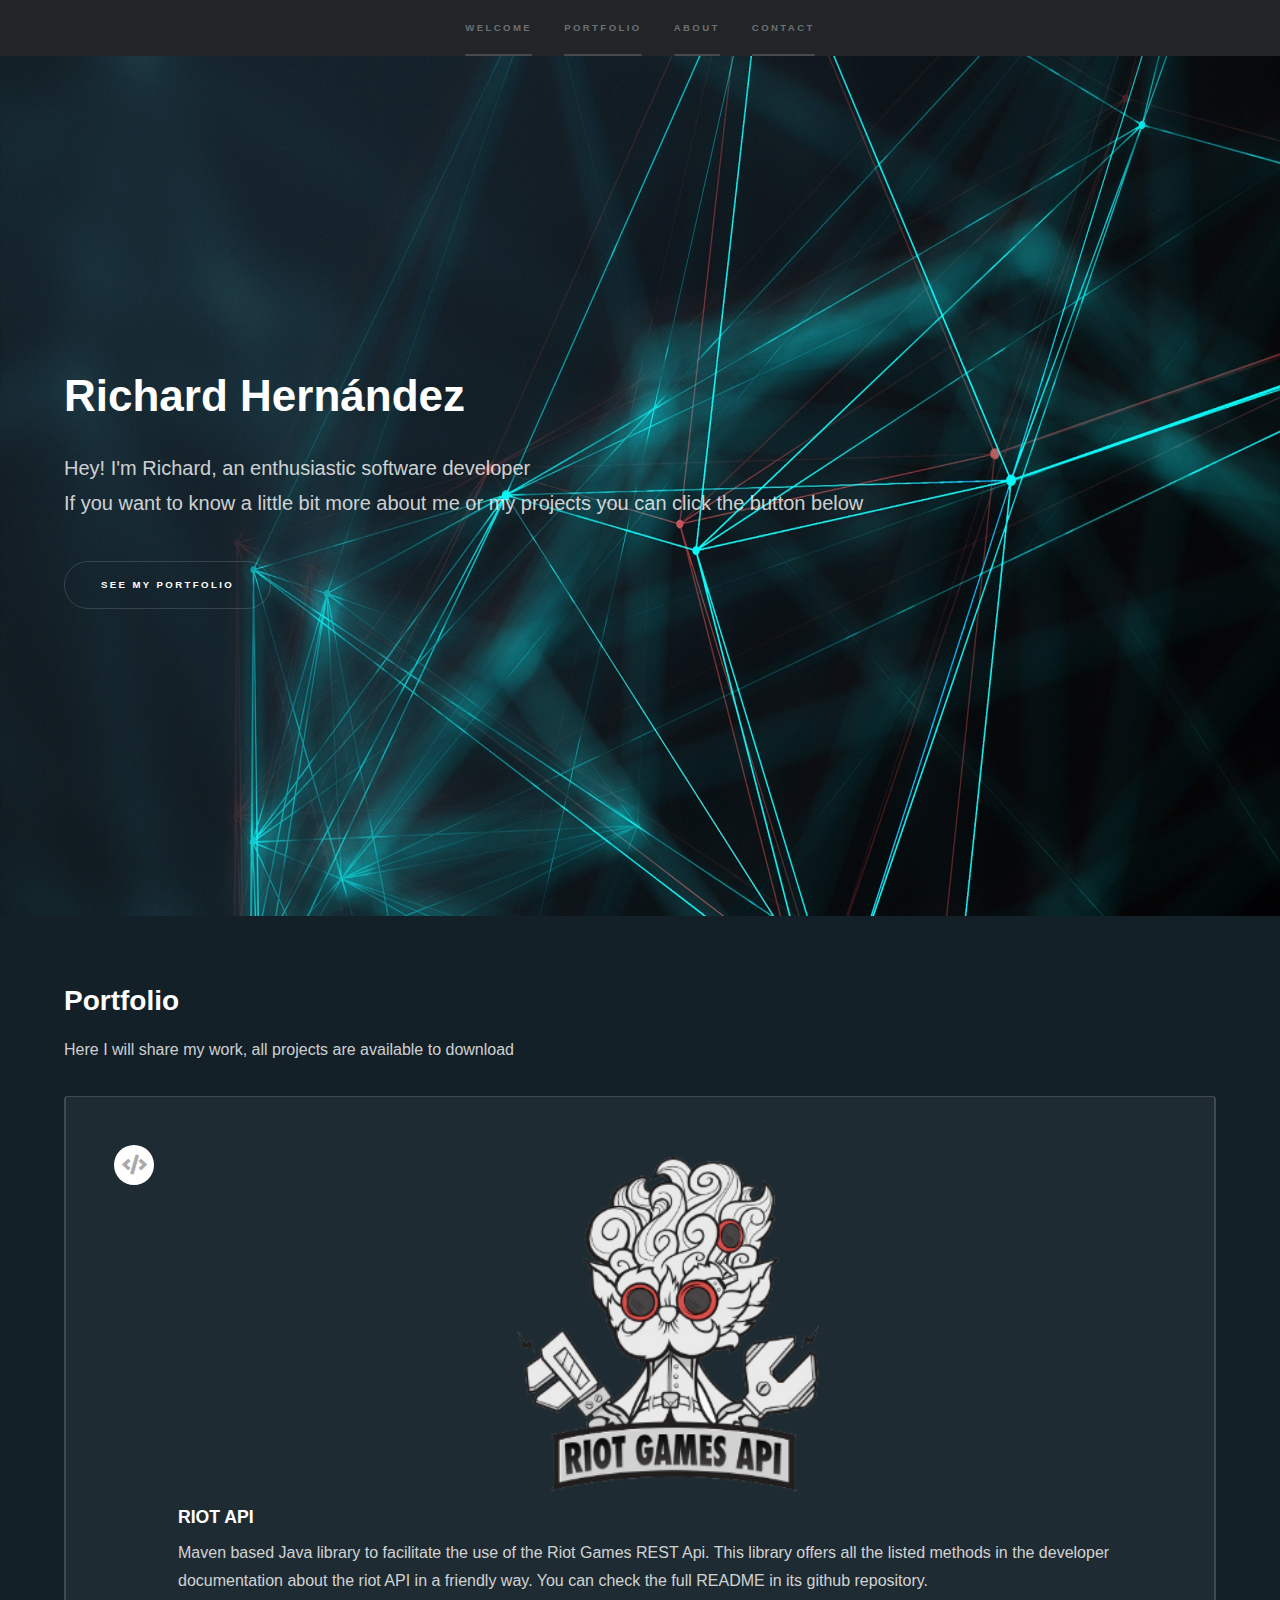
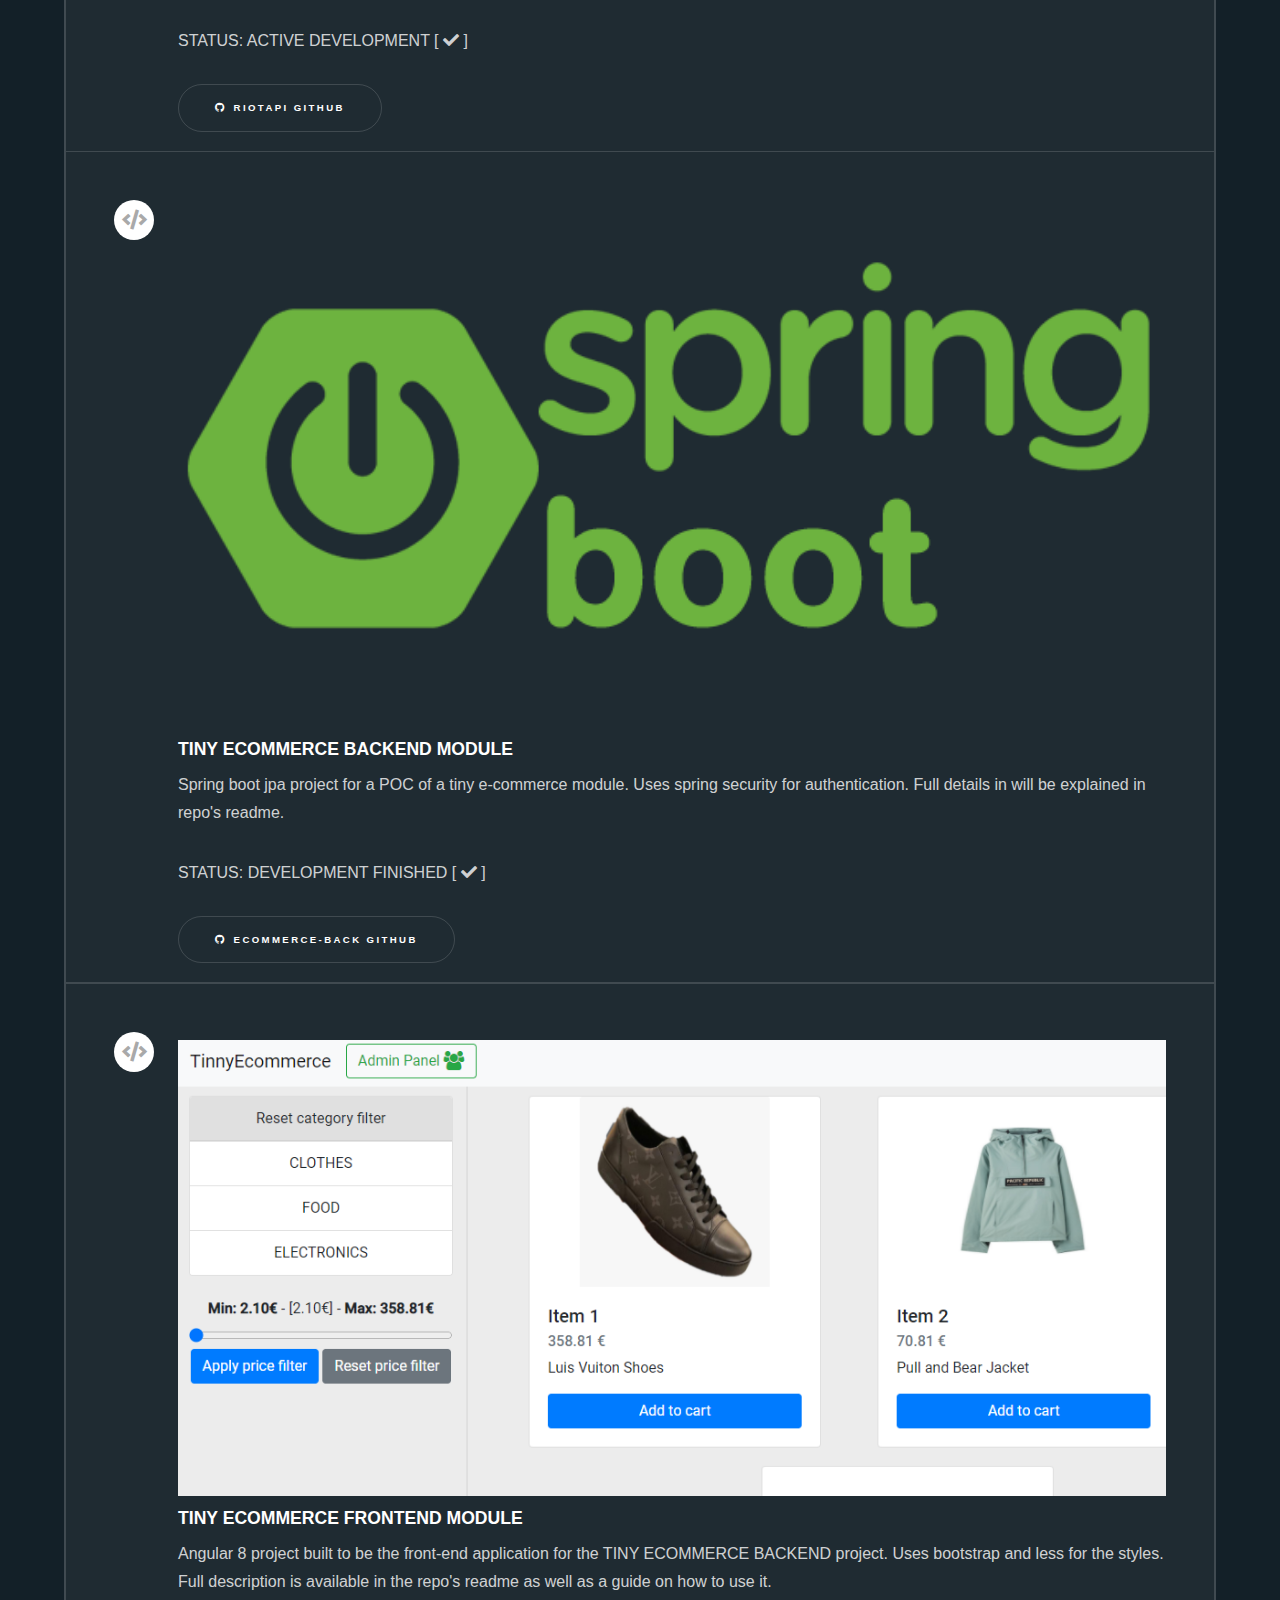
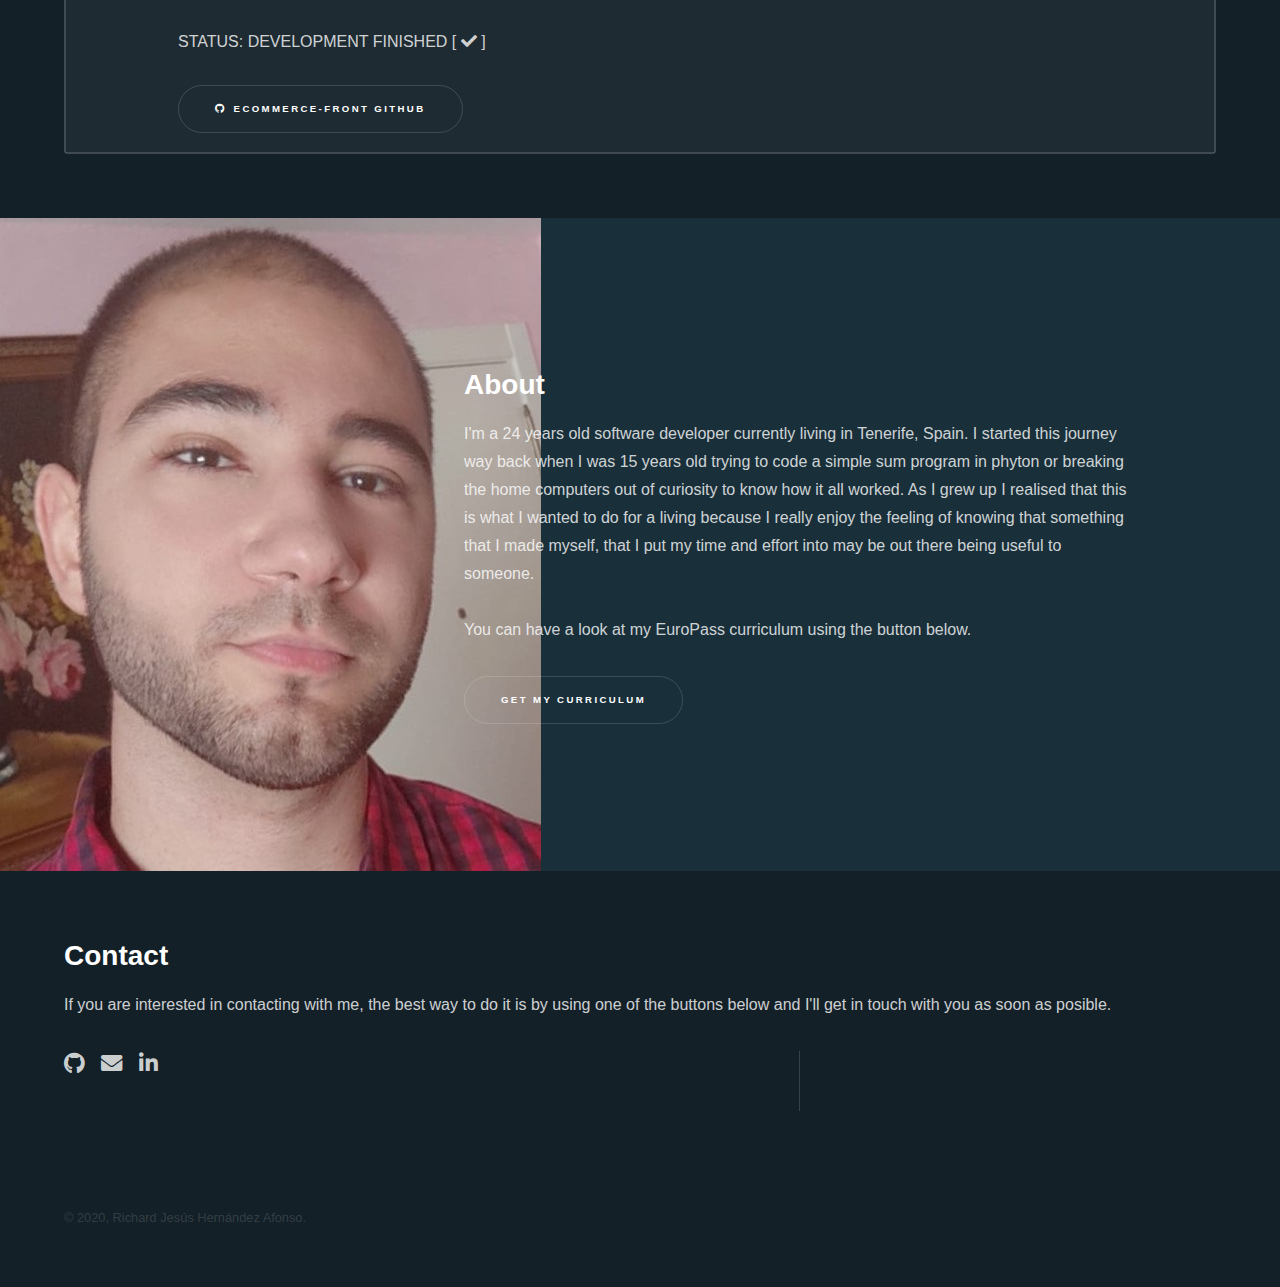
<file: index.html>
<!DOCTYPE HTML>
<!--
	Hyperspace by HTML5 UP
	html5up.net | @ajlkn
	Free for personal and commercial use under the CCA 3.0 license (html5up.net/license)
-->
<html>
	<head>
		<title>Richard Hernández</title>
		<meta charset="utf-8" />
		<meta name="viewport" content="width=device-width, initial-scale=1, user-scalable=no" />
		<link rel="stylesheet" href="assets/css/main.css" />
		<link rel="icon" type="image/png" href="images/favicon.png"/>
		<link rel="icon" type="image/png" href="images/favicon.png"/>
		<noscript><link rel="stylesheet" href="assets/css/noscript.css" /></noscript>
		<meta name=”description” content="Full-Stack Developer based in Tenerife, Spain"> 
		<meta name=”keywords” content="Richard Hernández, developer, Java, Angular, HTML, JavaScript"> 
		<meta name="author" content="Richard Hernández">
	</head>
	<body class="is-preload">

		<!-- Sidebar -->
			<section id="sidebar">
				<div class="inner">
					<nav>
						<ul>
							<li><a href="#intro">Welcome</a></li>
							<li><a href="#two">Portfolio</a></li>
							<li><a href="#one">About</a></li>
							<li><a href="#three">Contact</a></li>
						</ul>
					</nav>
				</div>
			</section>

		<!-- Wrapper -->
			<div id="wrapper">

				<!-- Intro -->
					<section id="intro" class="wrapper style1 fullscreen fade-up">
						<div class="inner">
							<h1>Richard Hernández</h1>
							<p>Hey! I'm Richard, an enthusiastic software developer <br> 
							If you want to know a little bit more about me or my projects you can click the button below</p>
							<ul class="actions">
								<li><a href="#two" class="button scrolly">See my Portfolio</a></li>
							</ul>
						</div>
					</section>


				<!-- Two -->
					<section id="two" class="wrapper style3 fade-up">
						<div class="inner">
							<h2>Portfolio</h2>
							<p>Here I will share my work, all projects are available to download</p>
							<div class="features">
								<section>
									<div>
										<img src="images/heimerheader.png" class="portfolioImage" alt="riotapilogo">
									</div>
									<div class="content">
										<span class="icon solid major fa-code"></span>
										<h3> RIOT API </h3>
											<p>Maven based Java library to facilitate the use of the Riot Games REST Api. This library offers all the listed methods in the 
												developer documentation about the riot API in a friendly way. You can check the full README in its github repository.
											</p>
											STATUS: <span class="status active">ACTIVE DEVELOPMENT [ <i class="fas fa-check"></i> ]</span>
											<ul class="actions">
												<li><a href="https://github.com/Rikihanks/RiotApi" class="fa-lg button in icon brands fa-github" target="_blank">RiotAPI Github</a></li>
											</ul>
									</div>
								</section>
								<section>
									<div>
										<img src="images/spring-boot.png" class="portfolioImage" alt="riotapilogo">
									</div>
									<span class="icon solid major fa-code"></span>
									
									<h3>TINY ECOMMERCE BACKEND MODULE</h3>
									<p>Spring boot jpa project for a POC of a tiny e-commerce module. Uses spring security for authentication. Full details in will be explained in 
										repo's readme.
									</p>
									STATUS: <span class="status finished">DEVELOPMENT FINISHED [ <i class="fas fa-check"></i> ]</span>
									<ul class="actions">
										<li><a href="https://github.com/Rikihanks/Tiny-E-commerce-Back" class="fa-lg button in icon brands fa-github" target="_blank">ECOMMERCE-BACK Github</a></li>
									</ul>
								</section>
								<section>
									<div>
										<img src="images/tinyecommerce.PNG" class="portfolioImage" alt="riotapilogo">
									</div>
									<span class="icon solid major fa-code"></span>
									<h3>TINY ECOMMERCE FRONTEND MODULE</h3>
									<p>Angular 8 project built to be the front-end application for the TINY ECOMMERCE BACKEND project. Uses bootstrap and less for the styles. Full description
										is available in the repo's readme as well as a guide on how to use it.
									</p>
									STATUS: <span class="status finished">DEVELOPMENT FINISHED [ <i class="fas fa-check"></i> ]</span>
									<ul class="actions">
										<li><a href="https://github.com/Rikihanks/Tiny-E-commerce-Front" class="fa-lg button in icon brands fa-github" target="_blank">ECOMMERCE-FRONT Github</a></li>
									</ul>
								</section>
								<!-- <section>
									<span class="icon solid major fa-desktop"></span>
									<h3>WORK IN PROGRESS</h3>
									<p>Phasellus convallis elit id ullam corper amet et pulvinar. Duis aliquam turpis mauris, sed ultricies erat dapibus.</p>
								</section>-->
							</div>
						</div>
					</section>

					
				<!-- One -->
				<section id="one" class="wrapper style2 spotlights">
					<section>
						<a href="" class="image"><img src="images/pic01.jpg" alt="" data-position="center center" /></a>
						<div class="content">
							<div class="inner">
								<h2>About</h2>
								<p>I'm a 24 years old software developer currently living in Tenerife, Spain. 
									I started this journey way back when I was 15 years old trying to code a simple sum program in phyton or breaking the 
									home computers out of curiosity to know how it all worked.
									As I grew up I realised that this is what I wanted to do for a living because I really enjoy the feeling 
									of knowing that something that I made myself, that I put my time and effort into may be out there being useful to someone.
									<br>	<br>
									You can have a look at my EuroPass curriculum using the button below.
								</p>
								<ul class="actions">
									<li><a href="https://drive.google.com/file/d/1L7Y_v8_tkptD2SJGg9JI6G9TaxLjUEaE/view?usp=sharing" class="button" target="_blank">Get my curriculum</a></li>
								</ul>
							</div>
						</div>
					</section>
				</section>

				<!-- Three -->
					<section id="three" class="wrapper style1 fade-up">
						<div class="inner">
							<h2>Contact</h2>
							<p>If you are interested in contacting with me, the best way to do it is by using one of the buttons below
								and I'll get in touch with you as soon as posible.</p>
							<div class="split style1">
								<section>
									<ul class="contact">
										<li>
											<ul class="icons">
												<li><a href="https://github.com/Rikihanks" class="icon brands fa-github fa-lg" target="_blank"><span class="label">GitHub</span></a></li>
												<li><a href="mailto:richard.hernandez.afonso@gmail.com" class="icon solid fa-envelope fa-lg" target="_blank"><span class="label">GitHub</span></a></li>
												<li><a href="https://www.linkedin.com/in/richard-jes%C3%BAs-hern%C3%A1ndez-afonso-20286b164/" class="icon brands fa-linkedin-in fa-lg" target="_blank"><span class="label">LinkedIn</span></a></li>
											</ul>
										</li>
									</ul>
								</section>
							</div>
						</div>
					</section>

			</div>

		<!-- Footer -->
			<footer id="footer" class="wrapper style1-alt">
				<div class="inner">
					<ul class="menu">
						<li>&copy; 2020, Richard Jesús Hernández Afonso.</li>
					</ul>
				</div>
			</footer>

		<!-- Scripts -->
			<script src="assets/js/jquery.min.js"></script>
			<script src="assets/js/jquery.scrollex.min.js"></script>
			<script src="assets/js/jquery.scrolly.min.js"></script>
			<script src="assets/js/browser.min.js"></script>
			<script src="assets/js/breakpoints.min.js"></script>
			<script src="assets/js/util.js"></script>
			<script src="assets/js/main.js"></script>

	</body>
</html>
</file>
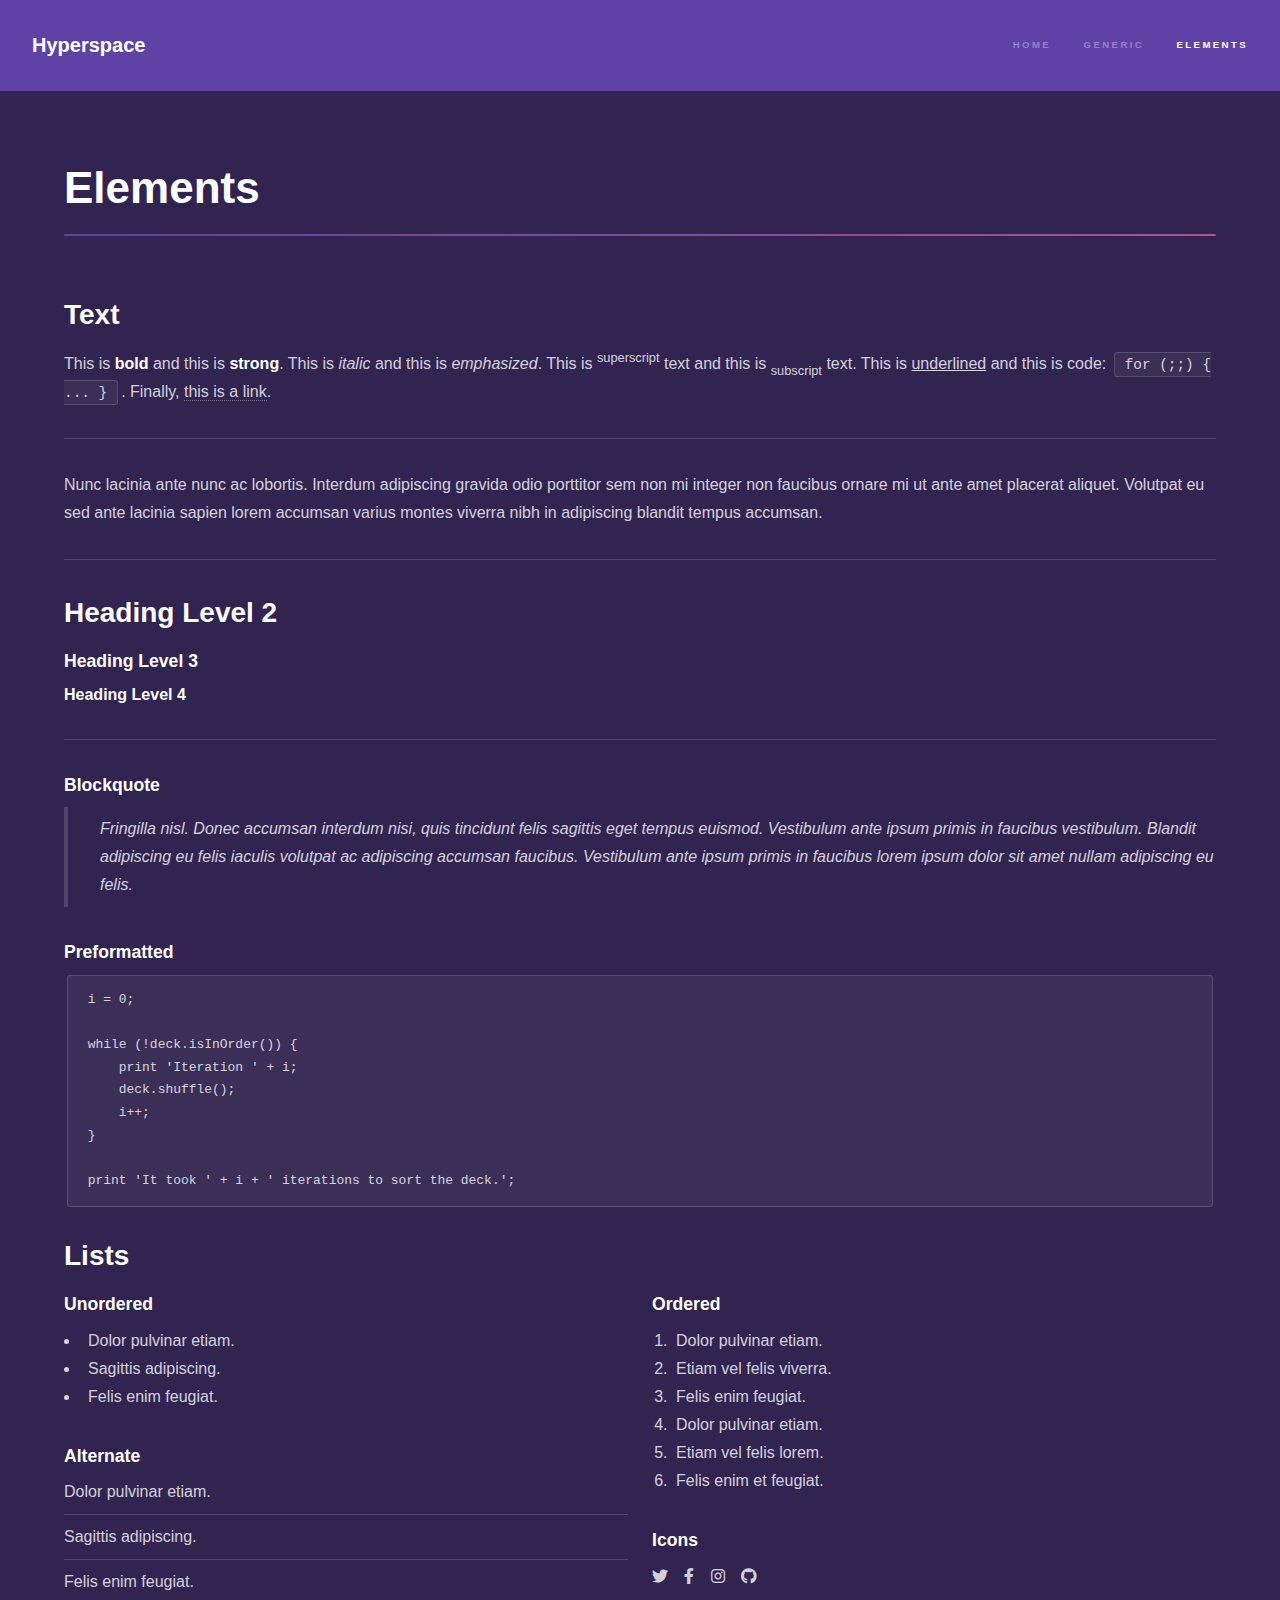
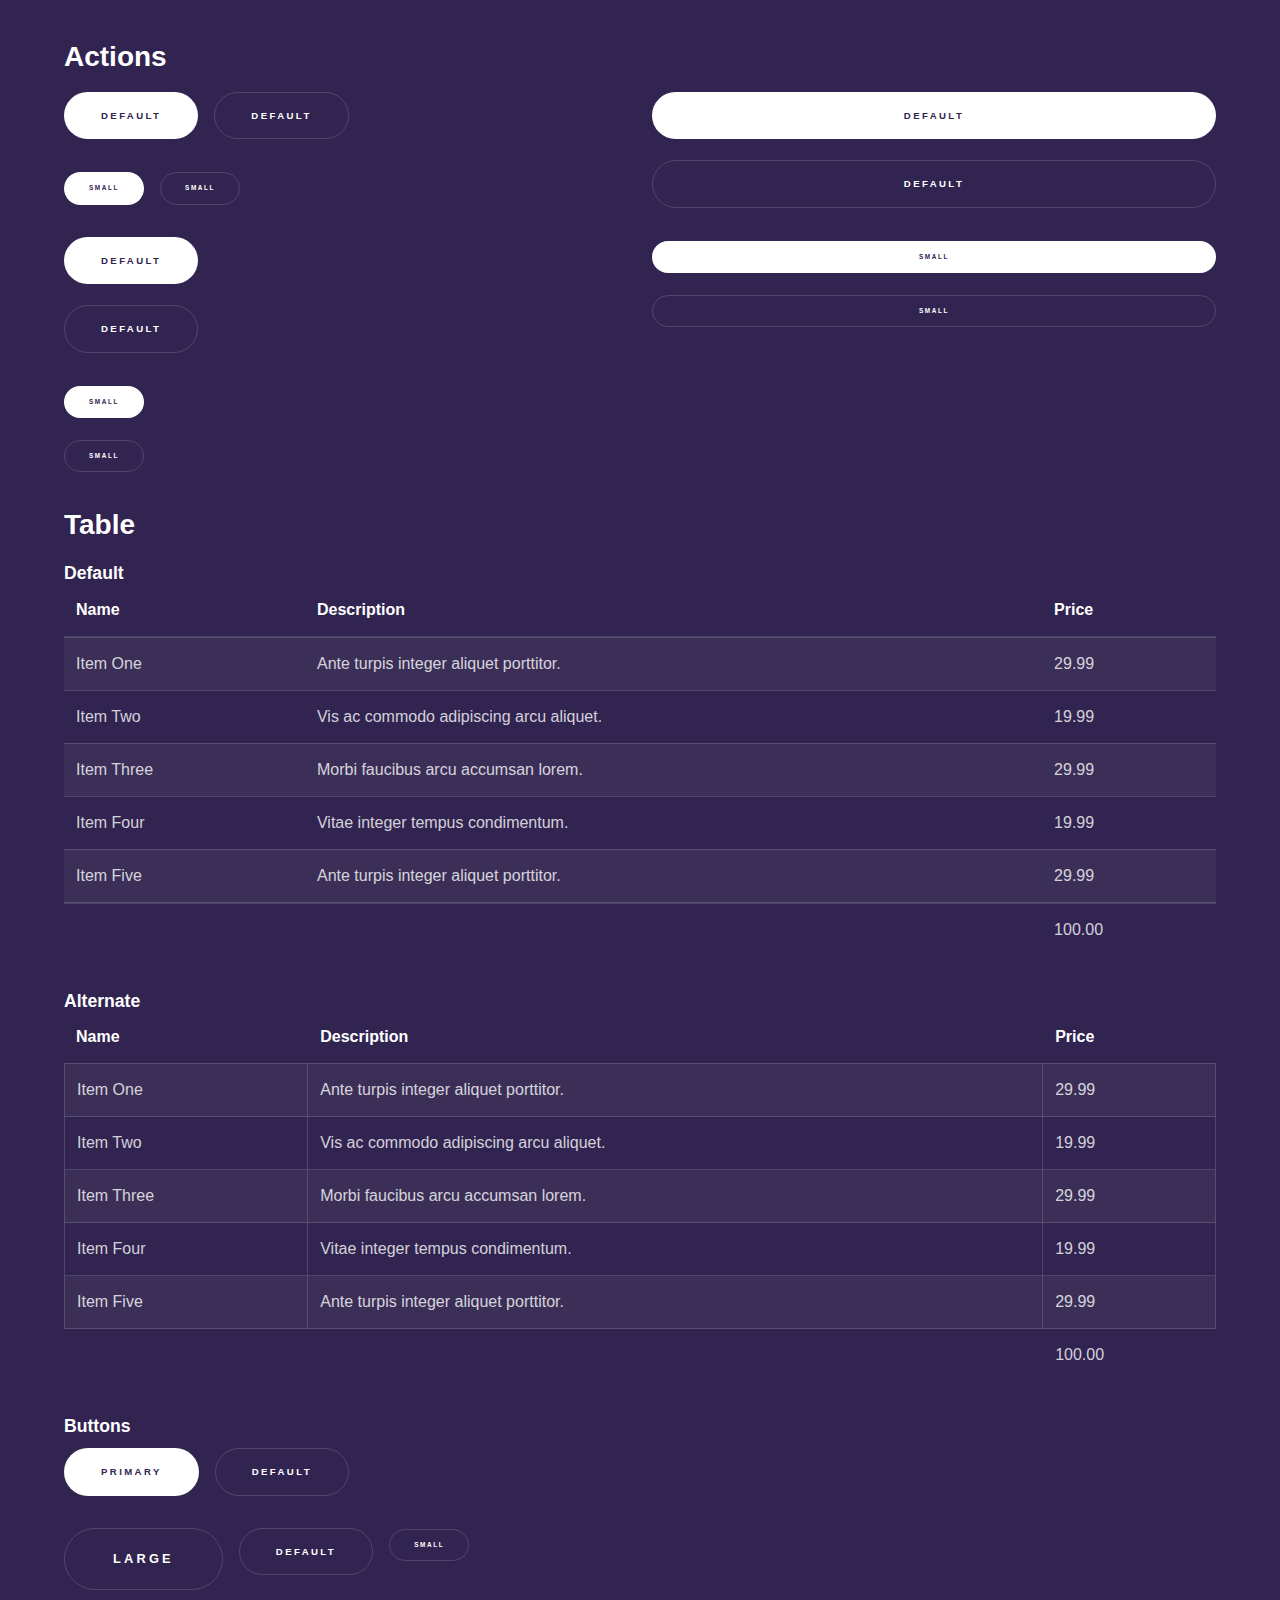
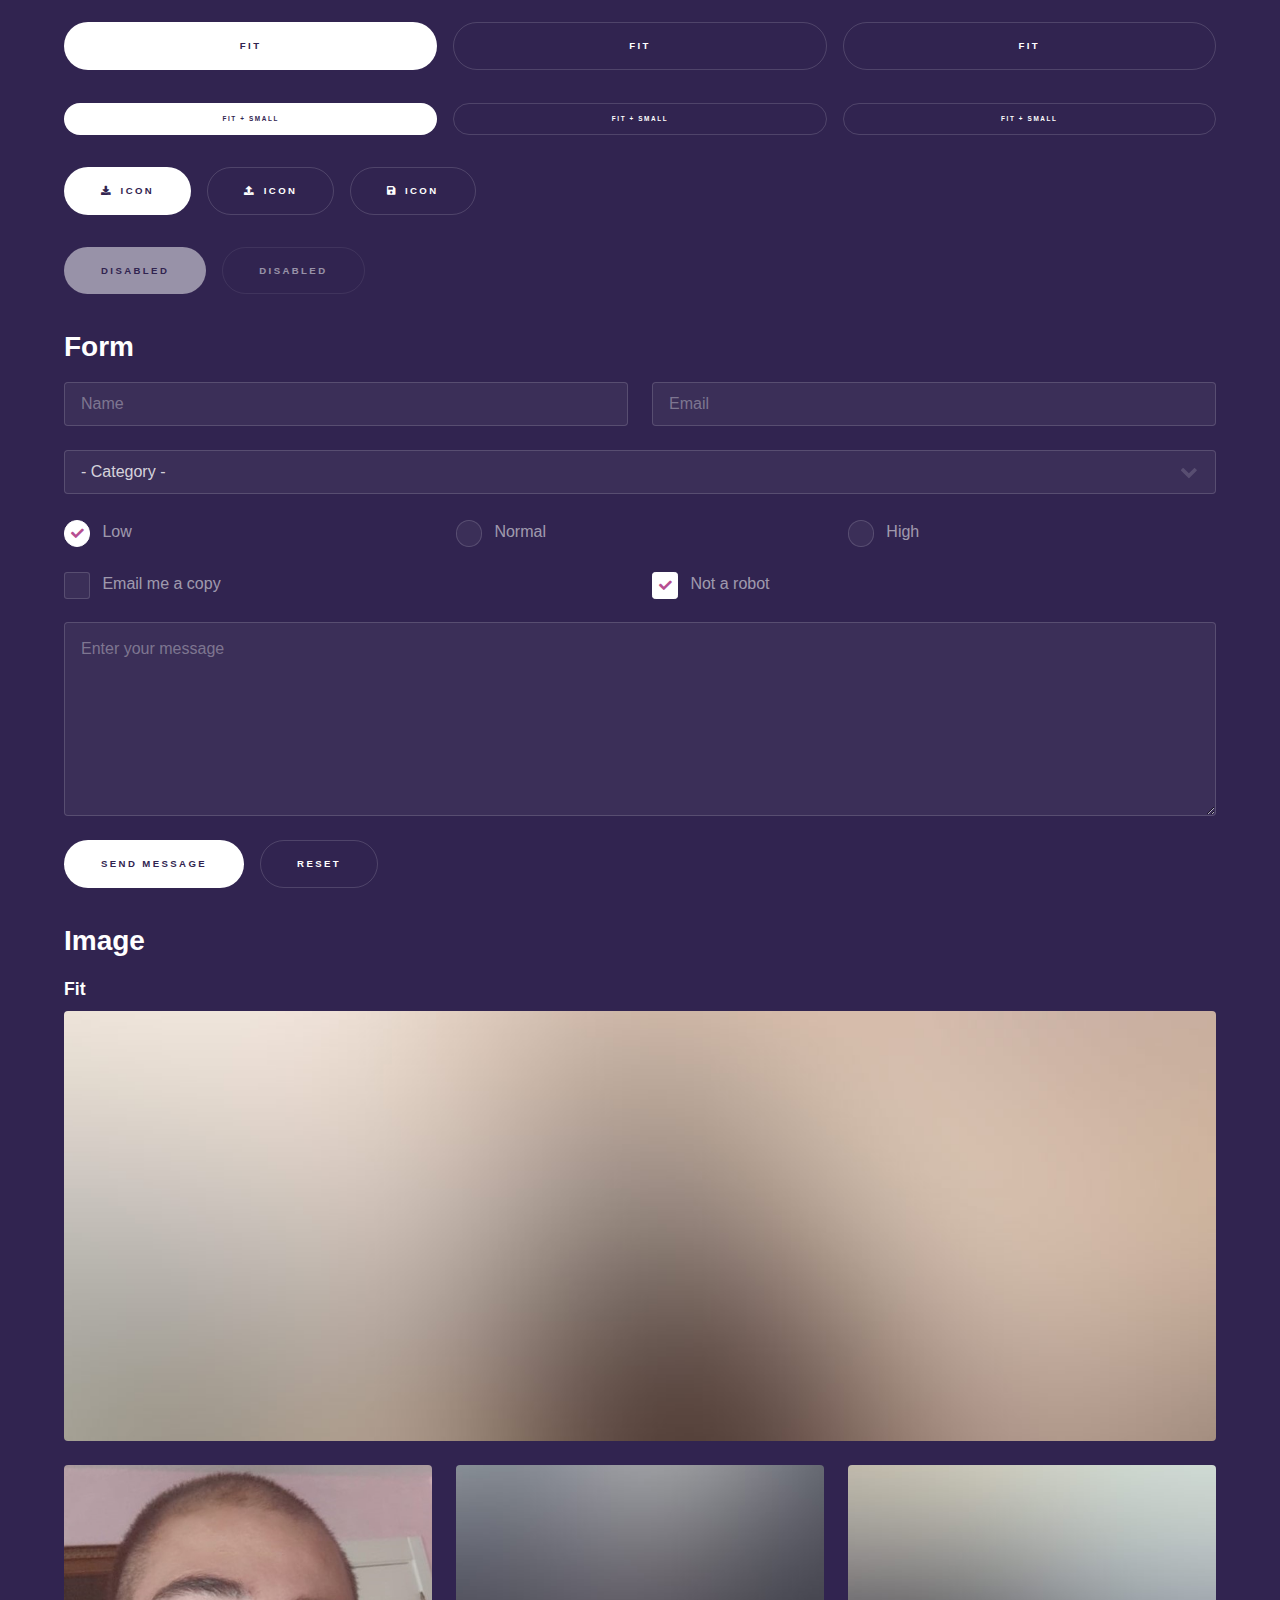
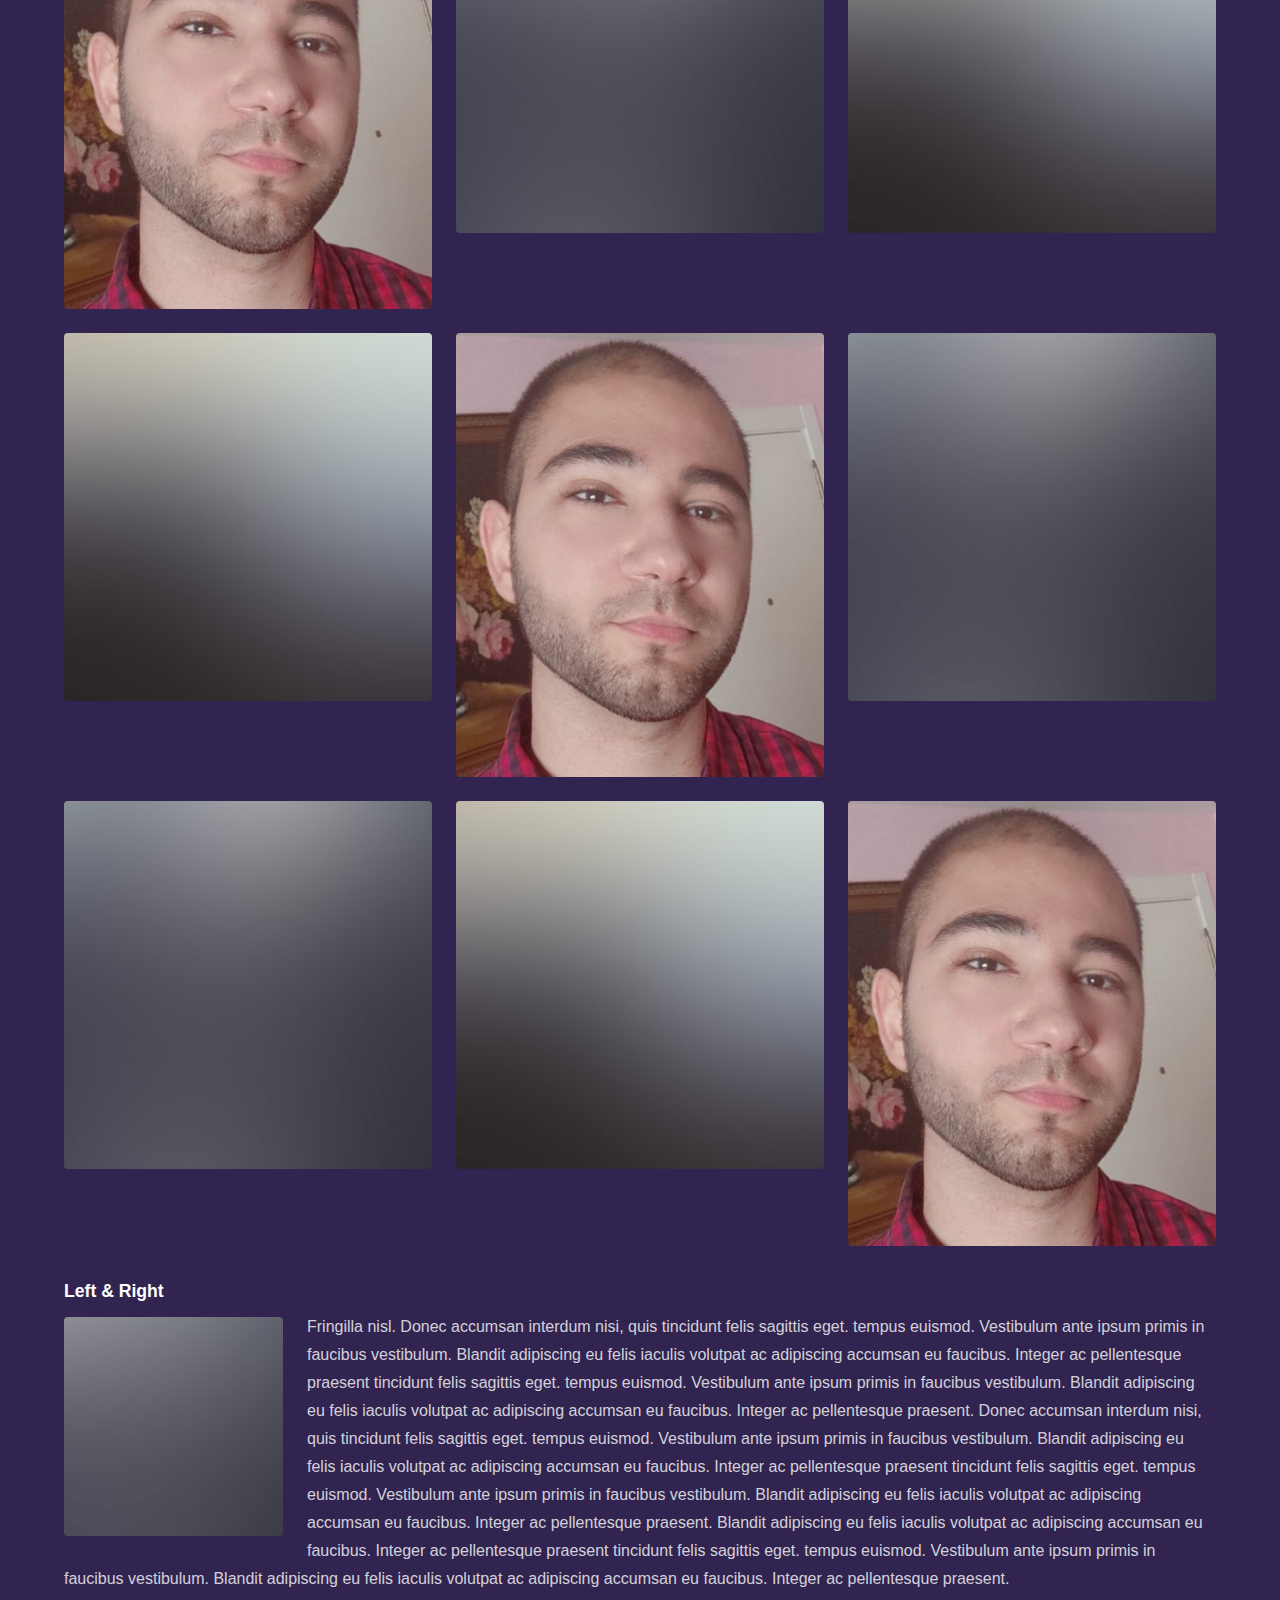
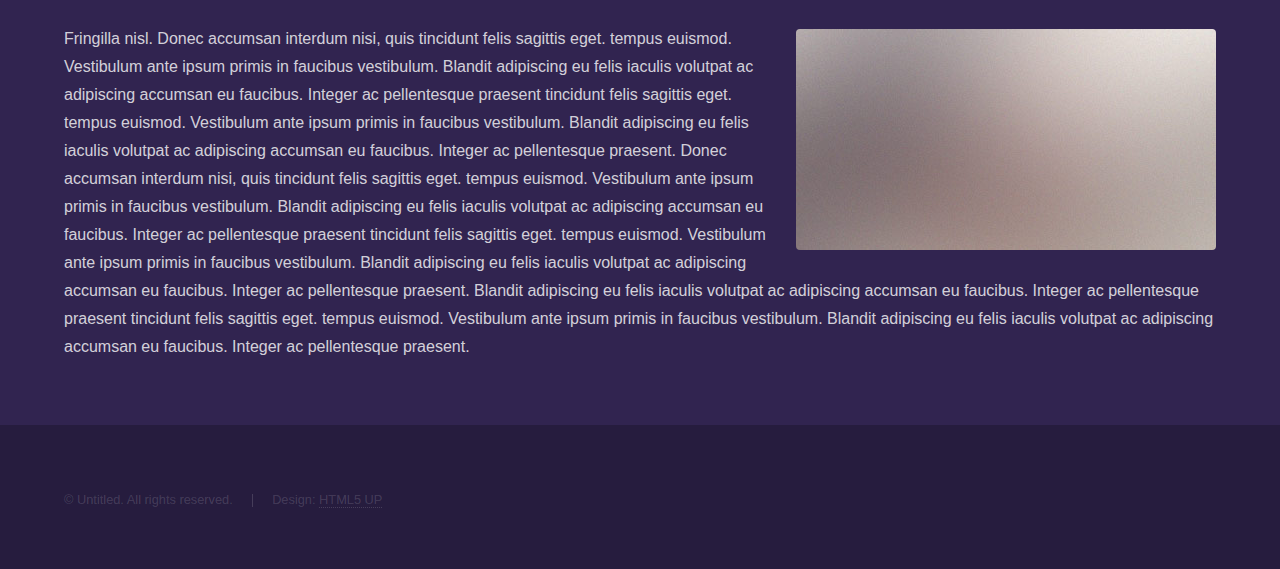
<file: elements.html>
<!DOCTYPE HTML>
<!--
	Hyperspace by HTML5 UP
	html5up.net | @ajlkn
	Free for personal and commercial use under the CCA 3.0 license (html5up.net/license)
-->
<html>
	<head>
		<title>Elements - Hyperspace by HTML5 UP</title>
		<meta charset="utf-8" />
		<meta name="viewport" content="width=device-width, initial-scale=1, user-scalable=no" />
		<link rel="stylesheet" href="assets/css/main.css" />
		<noscript><link rel="stylesheet" href="assets/css/noscript.css" /></noscript>
	</head>
	<body class="is-preload">

		<!-- Header -->
			<header id="header">
				<a href="index.html" class="title">Hyperspace</a>
				<nav>
					<ul>
						<li><a href="index.html">Home</a></li>
						<li><a href="generic.html">Generic</a></li>
						<li><a href="elements.html"  class="active">Elements</a></li>
					</ul>
				</nav>
			</header>

		<!-- Wrapper -->
			<div id="wrapper">

				<!-- Main -->
					<section id="main" class="wrapper">
						<div class="inner">
							<h1 class="major">Elements</h1>

							<!-- Text -->
								<section>
									<h2>Text</h2>
									<p>This is <b>bold</b> and this is <strong>strong</strong>. This is <i>italic</i> and this is <em>emphasized</em>.
									This is <sup>superscript</sup> text and this is <sub>subscript</sub> text.
									This is <u>underlined</u> and this is code: <code>for (;;) { ... }</code>. Finally, <a href="#">this is a link</a>.</p>
									<hr />
									<p>Nunc lacinia ante nunc ac lobortis. Interdum adipiscing gravida odio porttitor sem non mi integer non faucibus ornare mi ut ante amet placerat aliquet. Volutpat eu sed ante lacinia sapien lorem accumsan varius montes viverra nibh in adipiscing blandit tempus accumsan.</p>
									<hr />
									<h2>Heading Level 2</h2>
									<h3>Heading Level 3</h3>
									<h4>Heading Level 4</h4>
									<hr />
									<h3>Blockquote</h3>
									<blockquote>Fringilla nisl. Donec accumsan interdum nisi, quis tincidunt felis sagittis eget tempus euismod. Vestibulum ante ipsum primis in faucibus vestibulum. Blandit adipiscing eu felis iaculis volutpat ac adipiscing accumsan faucibus. Vestibulum ante ipsum primis in faucibus lorem ipsum dolor sit amet nullam adipiscing eu felis.</blockquote>
									<h3>Preformatted</h3>
									<pre><code>i = 0;

while (!deck.isInOrder()) {
    print 'Iteration ' + i;
    deck.shuffle();
    i++;
}

print 'It took ' + i + ' iterations to sort the deck.';</code></pre>
								</section>

							<!-- Lists -->
								<section>
									<h2>Lists</h2>
									<div class="row">
										<div class="col-6 col-12-medium">
											<h3>Unordered</h3>
											<ul>
												<li>Dolor pulvinar etiam.</li>
												<li>Sagittis adipiscing.</li>
												<li>Felis enim feugiat.</li>
											</ul>
											<h3>Alternate</h3>
											<ul class="alt">
												<li>Dolor pulvinar etiam.</li>
												<li>Sagittis adipiscing.</li>
												<li>Felis enim feugiat.</li>
											</ul>
										</div>
										<div class="col-6 col-12-medium">
											<h3>Ordered</h3>
											<ol>
												<li>Dolor pulvinar etiam.</li>
												<li>Etiam vel felis viverra.</li>
												<li>Felis enim feugiat.</li>
												<li>Dolor pulvinar etiam.</li>
												<li>Etiam vel felis lorem.</li>
												<li>Felis enim et feugiat.</li>
											</ol>
											<h3>Icons</h3>
											<ul class="icons">
												<li><a href="#" class="icon brands fa-twitter"><span class="label">Twitter</span></a></li>
												<li><a href="#" class="icon brands fa-facebook-f"><span class="label">Facebook</span></a></li>
												<li><a href="#" class="icon brands fa-instagram"><span class="label">Instagram</span></a></li>
												<li><a href="#" class="icon brands fa-github"><span class="label">Github</span></a></li>
											</ul>
										</div>
									</div>
									<h2>Actions</h2>
									<div class="row">
										<div class="col-6 col-12-medium">
											<ul class="actions">
												<li><a href="#" class="button primary">Default</a></li>
												<li><a href="#" class="button">Default</a></li>
											</ul>
											<ul class="actions small">
												<li><a href="#" class="button primary small">Small</a></li>
												<li><a href="#" class="button small">Small</a></li>
											</ul>
											<ul class="actions stacked">
												<li><a href="#" class="button primary">Default</a></li>
												<li><a href="#" class="button">Default</a></li>
											</ul>
											<ul class="actions stacked">
												<li><a href="#" class="button primary small">Small</a></li>
												<li><a href="#" class="button small">Small</a></li>
											</ul>
										</div>
										<div class="col-6 col-12-medium">
											<ul class="actions stacked">
												<li><a href="#" class="button primary fit">Default</a></li>
												<li><a href="#" class="button fit">Default</a></li>
											</ul>
											<ul class="actions stacked">
												<li><a href="#" class="button primary small fit">Small</a></li>
												<li><a href="#" class="button small fit">Small</a></li>
											</ul>
										</div>
									</div>
								</section>

							<!-- Table -->
								<section>
									<h2>Table</h2>
									<h3>Default</h3>
									<div class="table-wrapper">
										<table>
											<thead>
												<tr>
													<th>Name</th>
													<th>Description</th>
													<th>Price</th>
												</tr>
											</thead>
											<tbody>
												<tr>
													<td>Item One</td>
													<td>Ante turpis integer aliquet porttitor.</td>
													<td>29.99</td>
												</tr>
												<tr>
													<td>Item Two</td>
													<td>Vis ac commodo adipiscing arcu aliquet.</td>
													<td>19.99</td>
												</tr>
												<tr>
													<td>Item Three</td>
													<td> Morbi faucibus arcu accumsan lorem.</td>
													<td>29.99</td>
												</tr>
												<tr>
													<td>Item Four</td>
													<td>Vitae integer tempus condimentum.</td>
													<td>19.99</td>
												</tr>
												<tr>
													<td>Item Five</td>
													<td>Ante turpis integer aliquet porttitor.</td>
													<td>29.99</td>
												</tr>
											</tbody>
											<tfoot>
												<tr>
													<td colspan="2"></td>
													<td>100.00</td>
												</tr>
											</tfoot>
										</table>
									</div>

									<h3>Alternate</h3>
									<div class="table-wrapper">
										<table class="alt">
											<thead>
												<tr>
													<th>Name</th>
													<th>Description</th>
													<th>Price</th>
												</tr>
											</thead>
											<tbody>
												<tr>
													<td>Item One</td>
													<td>Ante turpis integer aliquet porttitor.</td>
													<td>29.99</td>
												</tr>
												<tr>
													<td>Item Two</td>
													<td>Vis ac commodo adipiscing arcu aliquet.</td>
													<td>19.99</td>
												</tr>
												<tr>
													<td>Item Three</td>
													<td> Morbi faucibus arcu accumsan lorem.</td>
													<td>29.99</td>
												</tr>
												<tr>
													<td>Item Four</td>
													<td>Vitae integer tempus condimentum.</td>
													<td>19.99</td>
												</tr>
												<tr>
													<td>Item Five</td>
													<td>Ante turpis integer aliquet porttitor.</td>
													<td>29.99</td>
												</tr>
											</tbody>
											<tfoot>
												<tr>
													<td colspan="2"></td>
													<td>100.00</td>
												</tr>
											</tfoot>
										</table>
									</div>
								</section>

							<!-- Buttons -->
								<section>
									<h3>Buttons</h3>
									<ul class="actions">
										<li><a href="#" class="button primary">Primary</a></li>
										<li><a href="#" class="button">Default</a></li>
									</ul>
									<ul class="actions">
										<li><a href="#" class="button large">Large</a></li>
										<li><a href="#" class="button">Default</a></li>
										<li><a href="#" class="button small">Small</a></li>
									</ul>
									<ul class="actions fit">
										<li><a href="#" class="button primary fit">Fit</a></li>
										<li><a href="#" class="button fit">Fit</a></li>
										<li><a href="#" class="button fit">Fit</a></li>
									</ul>
									<ul class="actions fit small">
										<li><a href="#" class="button primary fit small">Fit + Small</a></li>
										<li><a href="#" class="button fit small">Fit + Small</a></li>
										<li><a href="#" class="button fit small">Fit + Small</a></li>
									</ul>
									<ul class="actions">
										<li><a href="#" class="button primary icon solid fa-download">Icon</a></li>
										<li><a href="#" class="button icon solid fa-upload">Icon</a></li>
										<li><a href="#" class="button icon solid fa-save">Icon</a></li>
									</ul>
									<ul class="actions">
										<li><span class="button primary disabled">Disabled</span></li>
										<li><span class="button disabled">Disabled</span></li>
									</ul>
								</section>

							<!-- Form -->
								<section>
									<h2>Form</h2>
									<form method="post" action="#">
										<div class="row gtr-uniform">
											<div class="col-6 col-12-xsmall">
												<input type="text" name="demo-name" id="demo-name" value="" placeholder="Name" />
											</div>
											<div class="col-6 col-12-xsmall">
												<input type="email" name="demo-email" id="demo-email" value="" placeholder="Email" />
											</div>
											<div class="col-12">
												<select name="demo-category" id="demo-category">
													<option value="">- Category -</option>
													<option value="1">Manufacturing</option>
													<option value="1">Shipping</option>
													<option value="1">Administration</option>
													<option value="1">Human Resources</option>
												</select>
											</div>
											<div class="col-4 col-12-small">
												<input type="radio" id="demo-priority-low" name="demo-priority" checked>
												<label for="demo-priority-low">Low</label>
											</div>
											<div class="col-4 col-12-small">
												<input type="radio" id="demo-priority-normal" name="demo-priority">
												<label for="demo-priority-normal">Normal</label>
											</div>
											<div class="col-4 col-12-small">
												<input type="radio" id="demo-priority-high" name="demo-priority">
												<label for="demo-priority-high">High</label>
											</div>
											<div class="col-6 col-12-small">
												<input type="checkbox" id="demo-copy" name="demo-copy">
												<label for="demo-copy">Email me a copy</label>
											</div>
											<div class="col-6 col-12-small">
												<input type="checkbox" id="demo-human" name="demo-human" checked>
												<label for="demo-human">Not a robot</label>
											</div>
											<div class="col-12">
												<textarea name="demo-message" id="demo-message" placeholder="Enter your message" rows="6"></textarea>
											</div>
											<div class="col-12">
												<ul class="actions">
													<li><input type="submit" value="Send Message" class="primary" /></li>
													<li><input type="reset" value="Reset" /></li>
												</ul>
											</div>
										</div>
									</form>
								</section>

							<!-- Image -->
								<section>
									<h2>Image</h2>
									<h3>Fit</h3>
									<div class="box alt">
										<div class="row gtr-uniform">
											<div class="col-12"><span class="image fit"><img src="images/pic04.jpg" alt="" /></span></div>
											<div class="col-4"><span class="image fit"><img src="images/pic01.jpg" alt="" /></span></div>
											<div class="col-4"><span class="image fit"><img src="images/pic02.jpg" alt="" /></span></div>
											<div class="col-4"><span class="image fit"><img src="images/pic03.jpg" alt="" /></span></div>
											<div class="col-4"><span class="image fit"><img src="images/pic03.jpg" alt="" /></span></div>
											<div class="col-4"><span class="image fit"><img src="images/pic01.jpg" alt="" /></span></div>
											<div class="col-4"><span class="image fit"><img src="images/pic02.jpg" alt="" /></span></div>
											<div class="col-4"><span class="image fit"><img src="images/pic02.jpg" alt="" /></span></div>
											<div class="col-4"><span class="image fit"><img src="images/pic03.jpg" alt="" /></span></div>
											<div class="col-4"><span class="image fit"><img src="images/pic01.jpg" alt="" /></span></div>
										</div>
									</div>
									<h3>Left &amp; Right</h3>
									<p><span class="image left"><img src="images/pic05.jpg" alt="" /></span>Fringilla nisl. Donec accumsan interdum nisi, quis tincidunt felis sagittis eget. tempus euismod. Vestibulum ante ipsum primis in faucibus vestibulum. Blandit adipiscing eu felis iaculis volutpat ac adipiscing accumsan eu faucibus. Integer ac pellentesque praesent tincidunt felis sagittis eget. tempus euismod. Vestibulum ante ipsum primis in faucibus vestibulum. Blandit adipiscing eu felis iaculis volutpat ac adipiscing accumsan eu faucibus. Integer ac pellentesque praesent. Donec accumsan interdum nisi, quis tincidunt felis sagittis eget. tempus euismod. Vestibulum ante ipsum primis in faucibus vestibulum. Blandit adipiscing eu felis iaculis volutpat ac adipiscing accumsan eu faucibus. Integer ac pellentesque praesent tincidunt felis sagittis eget. tempus euismod. Vestibulum ante ipsum primis in faucibus vestibulum. Blandit adipiscing eu felis iaculis volutpat ac adipiscing accumsan eu faucibus. Integer ac pellentesque praesent. Blandit adipiscing eu felis iaculis volutpat ac adipiscing accumsan eu faucibus. Integer ac pellentesque praesent tincidunt felis sagittis eget. tempus euismod. Vestibulum ante ipsum primis in faucibus vestibulum. Blandit adipiscing eu felis iaculis volutpat ac adipiscing accumsan eu faucibus. Integer ac pellentesque praesent.</p>
									<p><span class="image right"><img src="images/pic06.jpg" alt="" /></span>Fringilla nisl. Donec accumsan interdum nisi, quis tincidunt felis sagittis eget. tempus euismod. Vestibulum ante ipsum primis in faucibus vestibulum. Blandit adipiscing eu felis iaculis volutpat ac adipiscing accumsan eu faucibus. Integer ac pellentesque praesent tincidunt felis sagittis eget. tempus euismod. Vestibulum ante ipsum primis in faucibus vestibulum. Blandit adipiscing eu felis iaculis volutpat ac adipiscing accumsan eu faucibus. Integer ac pellentesque praesent. Donec accumsan interdum nisi, quis tincidunt felis sagittis eget. tempus euismod. Vestibulum ante ipsum primis in faucibus vestibulum. Blandit adipiscing eu felis iaculis volutpat ac adipiscing accumsan eu faucibus. Integer ac pellentesque praesent tincidunt felis sagittis eget. tempus euismod. Vestibulum ante ipsum primis in faucibus vestibulum. Blandit adipiscing eu felis iaculis volutpat ac adipiscing accumsan eu faucibus. Integer ac pellentesque praesent. Blandit adipiscing eu felis iaculis volutpat ac adipiscing accumsan eu faucibus. Integer ac pellentesque praesent tincidunt felis sagittis eget. tempus euismod. Vestibulum ante ipsum primis in faucibus vestibulum. Blandit adipiscing eu felis iaculis volutpat ac adipiscing accumsan eu faucibus. Integer ac pellentesque praesent.</p>
								</section>

						</div>
					</section>

			</div>

		<!-- Footer -->
			<footer id="footer" class="wrapper alt">
				<div class="inner">
					<ul class="menu">
						<li>&copy; Untitled. All rights reserved.</li><li>Design: <a href="http://html5up.net">HTML5 UP</a></li>
					</ul>
				</div>
			</footer>

		<!-- Scripts -->
			<script src="assets/js/jquery.min.js"></script>
			<script src="assets/js/jquery.scrollex.min.js"></script>
			<script src="assets/js/jquery.scrolly.min.js"></script>
			<script src="assets/js/browser.min.js"></script>
			<script src="assets/js/breakpoints.min.js"></script>
			<script src="assets/js/util.js"></script>
			<script src="assets/js/main.js"></script>

	</body>
</html>
</file>
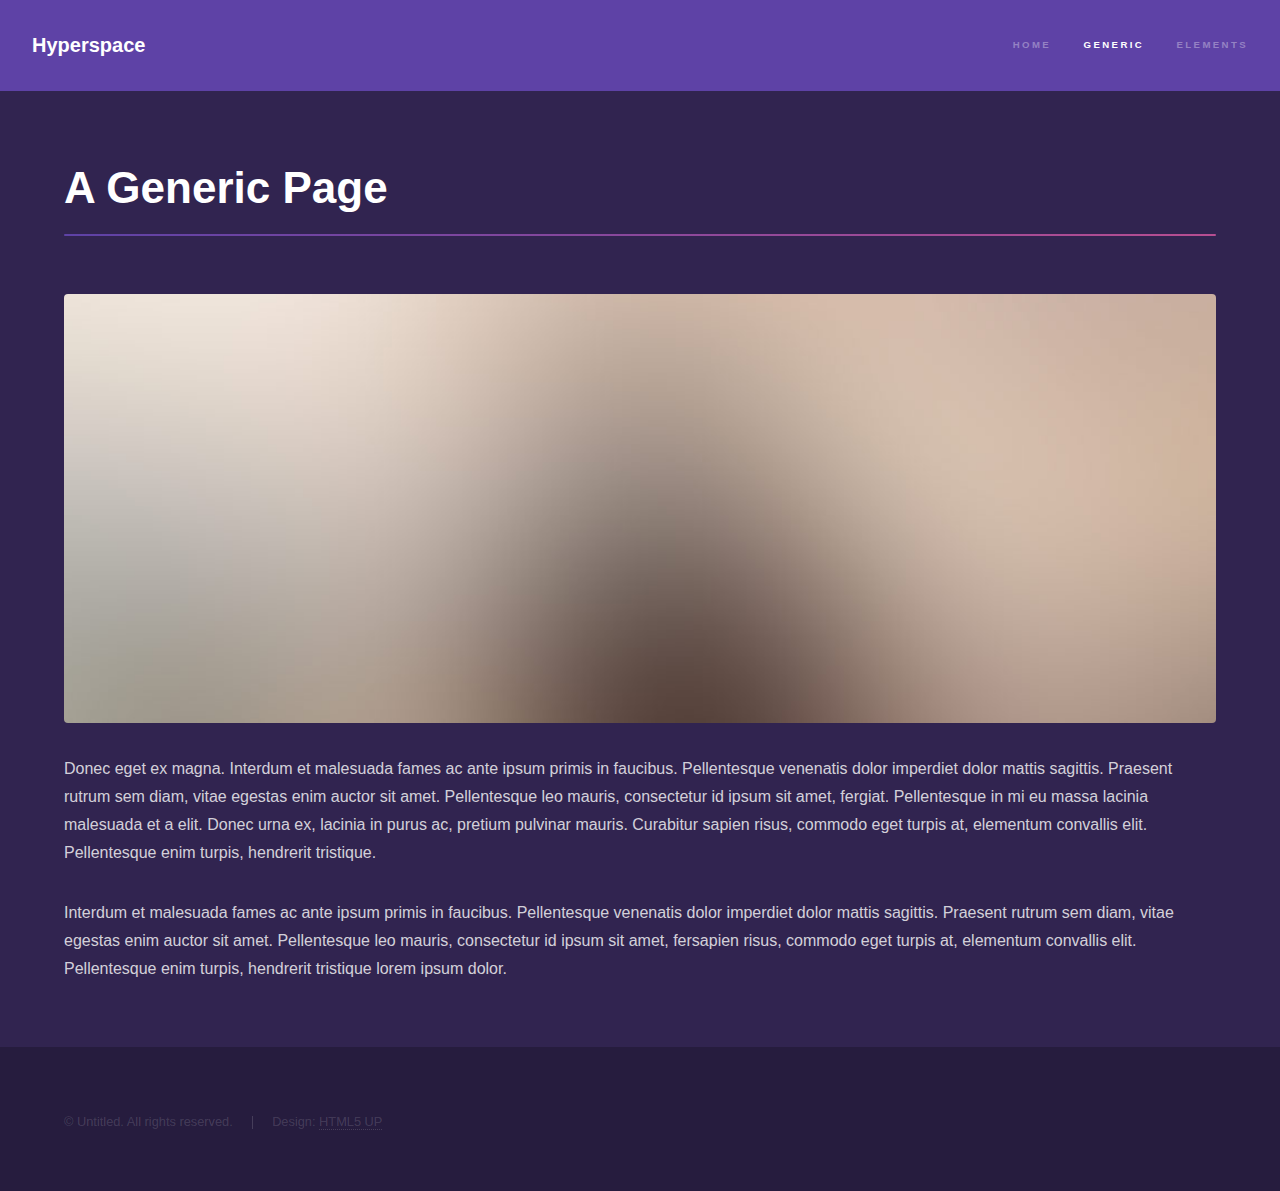
<file: generic.html>
<!DOCTYPE HTML>
<!--
	Hyperspace by HTML5 UP
	html5up.net | @ajlkn
	Free for personal and commercial use under the CCA 3.0 license (html5up.net/license)
-->
<html>
	<head>
		<title>Generic - Hyperspace by HTML5 UP</title>
		<meta charset="utf-8" />
		<meta name="viewport" content="width=device-width, initial-scale=1, user-scalable=no" />
		<link rel="stylesheet" href="assets/css/main.css" />
		<noscript><link rel="stylesheet" href="assets/css/noscript.css" /></noscript>
	</head>
	<body class="is-preload">

		<!-- Header -->
			<header id="header">
				<a href="index.html" class="title">Hyperspace</a>
				<nav>
					<ul>
						<li><a href="index.html">Home</a></li>
						<li><a href="generic.html" class="active">Generic</a></li>
						<li><a href="elements.html">Elements</a></li>
					</ul>
				</nav>
			</header>

		<!-- Wrapper -->
			<div id="wrapper">

				<!-- Main -->
					<section id="main" class="wrapper">
						<div class="inner">
							<h1 class="major">A Generic Page</h1>
							<span class="image fit"><img src="images/pic04.jpg" alt="" /></span>
							<p>Donec eget ex magna. Interdum et malesuada fames ac ante ipsum primis in faucibus. Pellentesque venenatis dolor imperdiet dolor mattis sagittis. Praesent rutrum sem diam, vitae egestas enim auctor sit amet. Pellentesque leo mauris, consectetur id ipsum sit amet, fergiat. Pellentesque in mi eu massa lacinia malesuada et a elit. Donec urna ex, lacinia in purus ac, pretium pulvinar mauris. Curabitur sapien risus, commodo eget turpis at, elementum convallis elit. Pellentesque enim turpis, hendrerit tristique.</p>
							<p>Interdum et malesuada fames ac ante ipsum primis in faucibus. Pellentesque venenatis dolor imperdiet dolor mattis sagittis. Praesent rutrum sem diam, vitae egestas enim auctor sit amet. Pellentesque leo mauris, consectetur id ipsum sit amet, fersapien risus, commodo eget turpis at, elementum convallis elit. Pellentesque enim turpis, hendrerit tristique lorem ipsum dolor.</p>
						</div>
					</section>

			</div>

		<!-- Footer -->
			<footer id="footer" class="wrapper alt">
				<div class="inner">
					<ul class="menu">
						<li>&copy; Untitled. All rights reserved.</li><li>Design: <a href="http://html5up.net">HTML5 UP</a></li>
					</ul>
				</div>
			</footer>

		<!-- Scripts -->
			<script src="assets/js/jquery.min.js"></script>
			<script src="assets/js/jquery.scrollex.min.js"></script>
			<script src="assets/js/jquery.scrolly.min.js"></script>
			<script src="assets/js/browser.min.js"></script>
			<script src="assets/js/breakpoints.min.js"></script>
			<script src="assets/js/util.js"></script>
			<script src="assets/js/main.js"></script>

	</body>
</html>
</file>
<file: assets/css/noscript.css>
/*
	Hyperspace by HTML5 UP
	html5up.net | @ajlkn
	Free for personal and commercial use under the CCA 3.0 license (html5up.net/license)
*/

/* Spotlights */

	.spotlights > section > .image:before {
		opacity: 0 !important;
	}

	.spotlights > section > .content > .inner {
		-moz-transform: none !important;
		-webkit-transform: none !important;
		-ms-transform: none !important;
		transform: none !important;
		opacity: 1 !important;
	}

/* Wrapper */

	.wrapper > .inner {
		opacity: 1 !important;
		-moz-transform: none !important;
		-webkit-transform: none !important;
		-ms-transform: none !important;
		transform: none !important;
	}

/* Sidebar */

	#sidebar > .inner {
		opacity: 1 !important;
	}

	#sidebar nav > ul > li {
		-moz-transform: none !important;
		-webkit-transform: none !important;
		-ms-transform: none !important;
		transform: none !important;
		opacity: 1 !important;
	}
</file>
<file: assets/css/main.css>
@import url(fontawesome-all.min.css);

/*
	Hyperspace by HTML5 UP
	html5up.net | @ajlkn
	Free for personal and commercial use under the CCA 3.0 license (html5up.net/license)
*/

html, body, div, span, applet, object,
iframe, h1, h2, h3, h4, h5, h6, p, blockquote,
pre, a, abbr, acronym, address, big, cite,
code, del, dfn, em, img, ins, kbd, q, s, samp,
small, strike, strong, sub, sup, tt, var, b,
u, i, center, dl, dt, dd, ol, ul, li, fieldset,
form, label, legend, table, caption, tbody,
tfoot, thead, tr, th, td, article, aside,
canvas, details, embed, figure, figcaption,
footer, header, hgroup, menu, nav, output, ruby,
section, summary, time, mark, audio, video {
	margin: 0;
	padding: 0;
	border: 0;
	font-size: 100%;
	font: inherit;
	vertical-align: baseline;}

article, aside, details, figcaption, figure,
footer, header, hgroup, menu, nav, section {
	display: block;}

body {
	line-height: 1;
}

ol, ul {
	list-style: none;
}

blockquote, q {
	quotes: none;
}

	blockquote:before, blockquote:after, q:before, q:after {
		content: '';
		content: none;
	}

table {
	border-collapse: collapse;
	border-spacing: 0;
}

body {
	-webkit-text-size-adjust: none;
}

mark {
	background-color: transparent;
	color: inherit;
}

input::-moz-focus-inner {
	border: 0;
	padding: 0;
}

input, select, textarea {
	-moz-appearance: none;
	-webkit-appearance: none;
	-ms-appearance: none;
	appearance: none;
}

/* Basic */

	@-ms-viewport {
		width: device-width;
	}

	body {
		-ms-overflow-style: scrollbar;
	}

	@media screen and (max-width: 480px) {

		html, body {
			min-width: 320px;
		}

	}

	html {
		box-sizing: border-box;
	}

	*, *:before, *:after {
		box-sizing: inherit;
	}

	body {
		background: #312450;
	}

		body.is-preload *, body.is-preload *:before, body.is-preload *:after {
			-moz-animation: none !important;
			-webkit-animation: none !important;
			-ms-animation: none !important;
			animation: none !important;
			-moz-transition: none !important;
			-webkit-transition: none !important;
			-ms-transition: none !important;
			transition: none !important;
		}

/* Type */

	body, input, select, textarea {
		color: rgba(255, 255, 255, 0.80);
		font-family: Arial, Helvetica, sans-serif;
		font-size: 16.5pt;
		font-weight: normal;
		line-height: 1.75;
	}

		@media screen and (max-width: 1680px) {

			body, input, select, textarea {
				font-size: 13pt;
			}

		}

		@media screen and (max-width: 1280px) {

			body, input, select, textarea {
				font-size: 12pt;
			}

		}

		@media screen and (max-width: 360px) {

			body, input, select, textarea {
				font-size: 11pt;
			}

		}

	a {
		-moz-transition: color 0.2s ease, border-bottom-color 0.2s ease;
		-webkit-transition: color 0.2s ease, border-bottom-color 0.2s ease;
		-ms-transition: color 0.2s ease, border-bottom-color 0.2s ease;
		transition: color 0.2s ease, border-bottom-color 0.2s ease;
		border-bottom: dotted 1px rgba(255, 255, 255, 0.35);
		color: inherit;
		text-decoration: none;
	}

		a:hover {
			border-bottom-color: transparent;
			color: #ffffff;
		}

	strong, b {
		color: #ffffff;
		font-weight: bold;
	}

	em, i {
		font-style: italic;
	}

	p {
		margin: 0 0 2em 0;
	}

	h1, h2, h3, h4, h5, h6 {
		color: #ffffff;
		font-weight: bold;
		line-height: 1.5;
		margin: 0 0 0.5em 0;
	}

		h1 a, h2 a, h3 a, h4 a, h5 a, h6 a {
			color: inherit;
			text-decoration: none;
		}

	h1 {
		font-size: 2.75em;
	}

		h1.major {
			margin: 0 0 1.3em 0;
			position: relative;
			padding-bottom: 0.35em;
		}

			h1.major:after {
				background-image: -moz-linear-gradient(to right, #5e42a6, #b74e91);
				background-image: -webkit-linear-gradient(to right, #5e42a6, #b74e91);
				background-image: -ms-linear-gradient(to right, #5e42a6, #b74e91);
				background-image: linear-gradient(to right, #5e42a6, #b74e91);
				-moz-transition: max-width 0.2s ease;
				-webkit-transition: max-width 0.2s ease;
				-ms-transition: max-width 0.2s ease;
				transition: max-width 0.2s ease;
				border-radius: 0.2em;
				bottom: 0;
				content: '';
				height: 0.05em;
				position: absolute;
				right: 0;
				width: 100%;
			}

	h2 {
		font-size: 1.75em;
	}

	h3 {
		font-size: 1.1em;
	}

	h4 {
		font-size: 1em;
	}

	h5 {
		font-size: 0.8em;
	}

	h6 {
		font-size: 0.6em;
	}

	@media screen and (max-width: 736px) {

		h1 {
			font-size: 2em;
		}

		h2 {
			font-size: 1.25em;
		}

		h3 {
			font-size: 1em;
		}

		h4 {
			font-size: 0.8em;
		}

		h5 {
			font-size: 0.6em;
		}

		h6 {
			font-size: 0.6em;
		}

	}

	sub {
		font-size: 0.8em;
		position: relative;
		top: 0.5em;
	}

	sup {
		font-size: 0.8em;
		position: relative;
		top: -0.5em;
	}

	blockquote {
		border-left: solid 4px rgba(255, 255, 255, 0.15);
		font-style: italic;
		margin: 0 0 2em 0;
		padding: 0.5em 0 0.5em 2em;
	}

	code {
		background: rgba(255, 255, 255, 0.05);
		border-radius: 0.25em;
		border: solid 1px rgba(255, 255, 255, 0.15);
		font-family: "Courier New", monospace;
		font-size: 0.9em;
		margin: 0 0.25em;
		padding: 0.25em 0.65em;
	}

	pre {
		-webkit-overflow-scrolling: touch;
		font-family: "Courier New", monospace;
		font-size: 0.9em;
		margin: 0 0 2em 0;
	}

		pre code {
			display: block;
			line-height: 1.75em;
			padding: 1em 1.5em;
			overflow-x: auto;
		}

	hr {
		border: 0;
		border-bottom: solid 1px rgba(255, 255, 255, 0.15);
		margin: 2em 0;
	}

		hr.major {
			margin: 3em 0;
		}

	.align-left {
		text-align: left;
	}

	.align-center {
		text-align: center;
	}

	.align-right {
		text-align: right;
	}

/* Row */

	.row {
		display: flex;
		flex-wrap: wrap;
		box-sizing: border-box;
		align-items: stretch;
	}

		.row > * {
			box-sizing: border-box;
		}

		.row.gtr-uniform > * > :last-child {
			margin-bottom: 0;
		}

		.row.aln-left {
			justify-content: flex-start;
		}

		.row.aln-center {
			justify-content: center;
		}

		.row.aln-right {
			justify-content: flex-end;
		}

		.row.aln-top {
			align-items: flex-start;
		}

		.row.aln-middle {
			align-items: center;
		}

		.row.aln-bottom {
			align-items: flex-end;
		}

		.row > .imp {
			order: -1;
		}

		.row > .col-1 {
			width: 8.33333%;
		}

		.row > .off-1 {
			margin-left: 8.33333%;
		}

		.row > .col-2 {
			width: 16.66667%;
		}

		.row > .off-2 {
			margin-left: 16.66667%;
		}

		.row > .col-3 {
			width: 25%;
		}

		.row > .off-3 {
			margin-left: 25%;
		}

		.row > .col-4 {
			width: 33.33333%;
		}

		.row > .off-4 {
			margin-left: 33.33333%;
		}

		.row > .col-5 {
			width: 41.66667%;
		}

		.row > .off-5 {
			margin-left: 41.66667%;
		}

		.row > .col-6 {
			width: 50%;
		}

		.row > .off-6 {
			margin-left: 50%;
		}

		.row > .col-7 {
			width: 58.33333%;
		}

		.row > .off-7 {
			margin-left: 58.33333%;
		}

		.row > .col-8 {
			width: 66.66667%;
		}

		.row > .off-8 {
			margin-left: 66.66667%;
		}

		.row > .col-9 {
			width: 75%;
		}

		.row > .off-9 {
			margin-left: 75%;
		}

		.row > .col-10 {
			width: 83.33333%;
		}

		.row > .off-10 {
			margin-left: 83.33333%;
		}

		.row > .col-11 {
			width: 91.66667%;
		}

		.row > .off-11 {
			margin-left: 91.66667%;
		}

		.row > .col-12 {
			width: 100%;
		}

		.row > .off-12 {
			margin-left: 100%;
		}

		.row.gtr-0 {
			margin-top: 0;
			margin-left: 0em;
		}

			.row.gtr-0 > * {
				padding: 0 0 0 0em;
			}

			.row.gtr-0.gtr-uniform {
				margin-top: 0em;
			}

				.row.gtr-0.gtr-uniform > * {
					padding-top: 0em;
				}

		.row.gtr-25 {
			margin-top: 0;
			margin-left: -0.375em;
		}

			.row.gtr-25 > * {
				padding: 0 0 0 0.375em;
			}

			.row.gtr-25.gtr-uniform {
				margin-top: -0.375em;
			}

				.row.gtr-25.gtr-uniform > * {
					padding-top: 0.375em;
				}

		.row.gtr-50 {
			margin-top: 0;
			margin-left: -0.75em;
		}

			.row.gtr-50 > * {
				padding: 0 0 0 0.75em;
			}

			.row.gtr-50.gtr-uniform {
				margin-top: -0.75em;
			}

				.row.gtr-50.gtr-uniform > * {
					padding-top: 0.75em;
				}

		.row {
			margin-top: 0;
			margin-left: -1.5em;
		}

			.row > * {
				padding: 0 0 0 1.5em;
			}

			.row.gtr-uniform {
				margin-top: -1.5em;
			}

				.row.gtr-uniform > * {
					padding-top: 1.5em;
				}

		.row.gtr-150 {
			margin-top: 0;
			margin-left: -2.25em;
		}

			.row.gtr-150 > * {
				padding: 0 0 0 2.25em;
			}

			.row.gtr-150.gtr-uniform {
				margin-top: -2.25em;
			}

				.row.gtr-150.gtr-uniform > * {
					padding-top: 2.25em;
				}

		.row.gtr-200 {
			margin-top: 0;
			margin-left: -3em;
		}

			.row.gtr-200 > * {
				padding: 0 0 0 3em;
			}

			.row.gtr-200.gtr-uniform {
				margin-top: -3em;
			}

				.row.gtr-200.gtr-uniform > * {
					padding-top: 3em;
				}

		@media screen and (max-width: 1680px) {

			.row {
				display: flex;
				flex-wrap: wrap;
				box-sizing: border-box;
				align-items: stretch;
			}

				.row > * {
					box-sizing: border-box;
				}

				.row.gtr-uniform > * > :last-child {
					margin-bottom: 0;
				}

				.row.aln-left {
					justify-content: flex-start;
				}

				.row.aln-center {
					justify-content: center;
				}

				.row.aln-right {
					justify-content: flex-end;
				}

				.row.aln-top {
					align-items: flex-start;
				}

				.row.aln-middle {
					align-items: center;
				}

				.row.aln-bottom {
					align-items: flex-end;
				}

				.row > .imp-xlarge {
					order: -1;
				}

				.row > .col-1-xlarge {
					width: 8.33333%;
				}

				.row > .off-1-xlarge {
					margin-left: 8.33333%;
				}

				.row > .col-2-xlarge {
					width: 16.66667%;
				}

				.row > .off-2-xlarge {
					margin-left: 16.66667%;
				}

				.row > .col-3-xlarge {
					width: 25%;
				}

				.row > .off-3-xlarge {
					margin-left: 25%;
				}

				.row > .col-4-xlarge {
					width: 33.33333%;
				}

				.row > .off-4-xlarge {
					margin-left: 33.33333%;
				}

				.row > .col-5-xlarge {
					width: 41.66667%;
				}

				.row > .off-5-xlarge {
					margin-left: 41.66667%;
				}

				.row > .col-6-xlarge {
					width: 50%;
				}

				.row > .off-6-xlarge {
					margin-left: 50%;
				}

				.row > .col-7-xlarge {
					width: 58.33333%;
				}

				.row > .off-7-xlarge {
					margin-left: 58.33333%;
				}

				.row > .col-8-xlarge {
					width: 66.66667%;
				}

				.row > .off-8-xlarge {
					margin-left: 66.66667%;
				}

				.row > .col-9-xlarge {
					width: 75%;
				}

				.row > .off-9-xlarge {
					margin-left: 75%;
				}

				.row > .col-10-xlarge {
					width: 83.33333%;
				}

				.row > .off-10-xlarge {
					margin-left: 83.33333%;
				}

				.row > .col-11-xlarge {
					width: 91.66667%;
				}

				.row > .off-11-xlarge {
					margin-left: 91.66667%;
				}

				.row > .col-12-xlarge {
					width: 100%;
				}

				.row > .off-12-xlarge {
					margin-left: 100%;
				}

				.row.gtr-0 {
					margin-top: 0;
					margin-left: 0em;
				}

					.row.gtr-0 > * {
						padding: 0 0 0 0em;
					}

					.row.gtr-0.gtr-uniform {
						margin-top: 0em;
					}

						.row.gtr-0.gtr-uniform > * {
							padding-top: 0em;
						}

				.row.gtr-25 {
					margin-top: 0;
					margin-left: -0.375em;
				}

					.row.gtr-25 > * {
						padding: 0 0 0 0.375em;
					}

					.row.gtr-25.gtr-uniform {
						margin-top: -0.375em;
					}

						.row.gtr-25.gtr-uniform > * {
							padding-top: 0.375em;
						}

				.row.gtr-50 {
					margin-top: 0;
					margin-left: -0.75em;
				}

					.row.gtr-50 > * {
						padding: 0 0 0 0.75em;
					}

					.row.gtr-50.gtr-uniform {
						margin-top: -0.75em;
					}

						.row.gtr-50.gtr-uniform > * {
							padding-top: 0.75em;
						}

				.row {
					margin-top: 0;
					margin-left: -1.5em;
				}

					.row > * {
						padding: 0 0 0 1.5em;
					}

					.row.gtr-uniform {
						margin-top: -1.5em;
					}

						.row.gtr-uniform > * {
							padding-top: 1.5em;
						}

				.row.gtr-150 {
					margin-top: 0;
					margin-left: -2.25em;
				}

					.row.gtr-150 > * {
						padding: 0 0 0 2.25em;
					}

					.row.gtr-150.gtr-uniform {
						margin-top: -2.25em;
					}

						.row.gtr-150.gtr-uniform > * {
							padding-top: 2.25em;
						}

				.row.gtr-200 {
					margin-top: 0;
					margin-left: -3em;
				}

					.row.gtr-200 > * {
						padding: 0 0 0 3em;
					}

					.row.gtr-200.gtr-uniform {
						margin-top: -3em;
					}

						.row.gtr-200.gtr-uniform > * {
							padding-top: 3em;
						}

		}

		@media screen and (max-width: 1280px) {

			.row {
				display: flex;
				flex-wrap: wrap;
				box-sizing: border-box;
				align-items: stretch;
			}

				.row > * {
					box-sizing: border-box;
				}

				.row.gtr-uniform > * > :last-child {
					margin-bottom: 0;
				}

				.row.aln-left {
					justify-content: flex-start;
				}

				.row.aln-center {
					justify-content: center;
				}

				.row.aln-right {
					justify-content: flex-end;
				}

				.row.aln-top {
					align-items: flex-start;
				}

				.row.aln-middle {
					align-items: center;
				}

				.row.aln-bottom {
					align-items: flex-end;
				}

				.row > .imp-large {
					order: -1;
				}

				.row > .col-1-large {
					width: 8.33333%;
				}

				.row > .off-1-large {
					margin-left: 8.33333%;
				}

				.row > .col-2-large {
					width: 16.66667%;
				}

				.row > .off-2-large {
					margin-left: 16.66667%;
				}

				.row > .col-3-large {
					width: 25%;
				}

				.row > .off-3-large {
					margin-left: 25%;
				}

				.row > .col-4-large {
					width: 33.33333%;
				}

				.row > .off-4-large {
					margin-left: 33.33333%;
				}

				.row > .col-5-large {
					width: 41.66667%;
				}

				.row > .off-5-large {
					margin-left: 41.66667%;
				}

				.row > .col-6-large {
					width: 50%;
				}

				.row > .off-6-large {
					margin-left: 50%;
				}

				.row > .col-7-large {
					width: 58.33333%;
				}

				.row > .off-7-large {
					margin-left: 58.33333%;
				}

				.row > .col-8-large {
					width: 66.66667%;
				}

				.row > .off-8-large {
					margin-left: 66.66667%;
				}

				.row > .col-9-large {
					width: 75%;
				}

				.row > .off-9-large {
					margin-left: 75%;
				}

				.row > .col-10-large {
					width: 83.33333%;
				}

				.row > .off-10-large {
					margin-left: 83.33333%;
				}

				.row > .col-11-large {
					width: 91.66667%;
				}

				.row > .off-11-large {
					margin-left: 91.66667%;
				}

				.row > .col-12-large {
					width: 100%;
				}

				.row > .off-12-large {
					margin-left: 100%;
				}

				.row.gtr-0 {
					margin-top: 0;
					margin-left: 0em;
				}

					.row.gtr-0 > * {
						padding: 0 0 0 0em;
					}

					.row.gtr-0.gtr-uniform {
						margin-top: 0em;
					}

						.row.gtr-0.gtr-uniform > * {
							padding-top: 0em;
						}

				.row.gtr-25 {
					margin-top: 0;
					margin-left: -0.375em;
				}

					.row.gtr-25 > * {
						padding: 0 0 0 0.375em;
					}

					.row.gtr-25.gtr-uniform {
						margin-top: -0.375em;
					}

						.row.gtr-25.gtr-uniform > * {
							padding-top: 0.375em;
						}

				.row.gtr-50 {
					margin-top: 0;
					margin-left: -0.75em;
				}

					.row.gtr-50 > * {
						padding: 0 0 0 0.75em;
					}

					.row.gtr-50.gtr-uniform {
						margin-top: -0.75em;
					}

						.row.gtr-50.gtr-uniform > * {
							padding-top: 0.75em;
						}

				.row {
					margin-top: 0;
					margin-left: -1.5em;
				}

					.row > * {
						padding: 0 0 0 1.5em;
					}

					.row.gtr-uniform {
						margin-top: -1.5em;
					}

						.row.gtr-uniform > * {
							padding-top: 1.5em;
						}

				.row.gtr-150 {
					margin-top: 0;
					margin-left: -2.25em;
				}

					.row.gtr-150 > * {
						padding: 0 0 0 2.25em;
					}

					.row.gtr-150.gtr-uniform {
						margin-top: -2.25em;
					}

						.row.gtr-150.gtr-uniform > * {
							padding-top: 2.25em;
						}

				.row.gtr-200 {
					margin-top: 0;
					margin-left: -3em;
				}

					.row.gtr-200 > * {
						padding: 0 0 0 3em;
					}

					.row.gtr-200.gtr-uniform {
						margin-top: -3em;
					}

						.row.gtr-200.gtr-uniform > * {
							padding-top: 3em;
						}

		}

		@media screen and (max-width: 980px) {

			.row {
				display: flex;
				flex-wrap: wrap;
				box-sizing: border-box;
				align-items: stretch;
			}

				.row > * {
					box-sizing: border-box;
				}

				.row.gtr-uniform > * > :last-child {
					margin-bottom: 0;
				}

				.row.aln-left {
					justify-content: flex-start;
				}

				.row.aln-center {
					justify-content: center;
				}

				.row.aln-right {
					justify-content: flex-end;
				}

				.row.aln-top {
					align-items: flex-start;
				}

				.row.aln-middle {
					align-items: center;
				}

				.row.aln-bottom {
					align-items: flex-end;
				}

				.row > .imp-medium {
					order: -1;
				}

				.row > .col-1-medium {
					width: 8.33333%;
				}

				.row > .off-1-medium {
					margin-left: 8.33333%;
				}

				.row > .col-2-medium {
					width: 16.66667%;
				}

				.row > .off-2-medium {
					margin-left: 16.66667%;
				}

				.row > .col-3-medium {
					width: 25%;
				}

				.row > .off-3-medium {
					margin-left: 25%;
				}

				.row > .col-4-medium {
					width: 33.33333%;
				}

				.row > .off-4-medium {
					margin-left: 33.33333%;
				}

				.row > .col-5-medium {
					width: 41.66667%;
				}

				.row > .off-5-medium {
					margin-left: 41.66667%;
				}

				.row > .col-6-medium {
					width: 50%;
				}

				.row > .off-6-medium {
					margin-left: 50%;
				}

				.row > .col-7-medium {
					width: 58.33333%;
				}

				.row > .off-7-medium {
					margin-left: 58.33333%;
				}

				.row > .col-8-medium {
					width: 66.66667%;
				}

				.row > .off-8-medium {
					margin-left: 66.66667%;
				}

				.row > .col-9-medium {
					width: 75%;
				}

				.row > .off-9-medium {
					margin-left: 75%;
				}

				.row > .col-10-medium {
					width: 83.33333%;
				}

				.row > .off-10-medium {
					margin-left: 83.33333%;
				}

				.row > .col-11-medium {
					width: 91.66667%;
				}

				.row > .off-11-medium {
					margin-left: 91.66667%;
				}

				.row > .col-12-medium {
					width: 100%;
				}

				.row > .off-12-medium {
					margin-left: 100%;
				}

				.row.gtr-0 {
					margin-top: 0;
					margin-left: 0em;
				}

					.row.gtr-0 > * {
						padding: 0 0 0 0em;
					}

					.row.gtr-0.gtr-uniform {
						margin-top: 0em;
					}

						.row.gtr-0.gtr-uniform > * {
							padding-top: 0em;
						}

				.row.gtr-25 {
					margin-top: 0;
					margin-left: -0.375em;
				}

					.row.gtr-25 > * {
						padding: 0 0 0 0.375em;
					}

					.row.gtr-25.gtr-uniform {
						margin-top: -0.375em;
					}

						.row.gtr-25.gtr-uniform > * {
							padding-top: 0.375em;
						}

				.row.gtr-50 {
					margin-top: 0;
					margin-left: -0.75em;
				}

					.row.gtr-50 > * {
						padding: 0 0 0 0.75em;
					}

					.row.gtr-50.gtr-uniform {
						margin-top: -0.75em;
					}

						.row.gtr-50.gtr-uniform > * {
							padding-top: 0.75em;
						}

				.row {
					margin-top: 0;
					margin-left: -1.5em;
				}

					.row > * {
						padding: 0 0 0 1.5em;
					}

					.row.gtr-uniform {
						margin-top: -1.5em;
					}

						.row.gtr-uniform > * {
							padding-top: 1.5em;
						}

				.row.gtr-150 {
					margin-top: 0;
					margin-left: -2.25em;
				}

					.row.gtr-150 > * {
						padding: 0 0 0 2.25em;
					}

					.row.gtr-150.gtr-uniform {
						margin-top: -2.25em;
					}

						.row.gtr-150.gtr-uniform > * {
							padding-top: 2.25em;
						}

				.row.gtr-200 {
					margin-top: 0;
					margin-left: -3em;
				}

					.row.gtr-200 > * {
						padding: 0 0 0 3em;
					}

					.row.gtr-200.gtr-uniform {
						margin-top: -3em;
					}

						.row.gtr-200.gtr-uniform > * {
							padding-top: 3em;
						}

		}

		@media screen and (max-width: 736px) {

			.row {
				display: flex;
				flex-wrap: wrap;
				box-sizing: border-box;
				align-items: stretch;
			}

				.row > * {
					box-sizing: border-box;
				}

				.row.gtr-uniform > * > :last-child {
					margin-bottom: 0;
				}

				.row.aln-left {
					justify-content: flex-start;
				}

				.row.aln-center {
					justify-content: center;
				}

				.row.aln-right {
					justify-content: flex-end;
				}

				.row.aln-top {
					align-items: flex-start;
				}

				.row.aln-middle {
					align-items: center;
				}

				.row.aln-bottom {
					align-items: flex-end;
				}

				.row > .imp-small {
					order: -1;
				}

				.row > .col-1-small {
					width: 8.33333%;
				}

				.row > .off-1-small {
					margin-left: 8.33333%;
				}

				.row > .col-2-small {
					width: 16.66667%;
				}

				.row > .off-2-small {
					margin-left: 16.66667%;
				}

				.row > .col-3-small {
					width: 25%;
				}

				.row > .off-3-small {
					margin-left: 25%;
				}

				.row > .col-4-small {
					width: 33.33333%;
				}

				.row > .off-4-small {
					margin-left: 33.33333%;
				}

				.row > .col-5-small {
					width: 41.66667%;
				}

				.row > .off-5-small {
					margin-left: 41.66667%;
				}

				.row > .col-6-small {
					width: 50%;
				}

				.row > .off-6-small {
					margin-left: 50%;
				}

				.row > .col-7-small {
					width: 58.33333%;
				}

				.row > .off-7-small {
					margin-left: 58.33333%;
				}

				.row > .col-8-small {
					width: 66.66667%;
				}

				.row > .off-8-small {
					margin-left: 66.66667%;
				}

				.row > .col-9-small {
					width: 75%;
				}

				.row > .off-9-small {
					margin-left: 75%;
				}

				.row > .col-10-small {
					width: 83.33333%;
				}

				.row > .off-10-small {
					margin-left: 83.33333%;
				}

				.row > .col-11-small {
					width: 91.66667%;
				}

				.row > .off-11-small {
					margin-left: 91.66667%;
				}

				.row > .col-12-small {
					width: 100%;
				}

				.row > .off-12-small {
					margin-left: 100%;
				}

				.row.gtr-0 {
					margin-top: 0;
					margin-left: 0em;
				}

					.row.gtr-0 > * {
						padding: 0 0 0 0em;
					}

					.row.gtr-0.gtr-uniform {
						margin-top: 0em;
					}

						.row.gtr-0.gtr-uniform > * {
							padding-top: 0em;
						}

				.row.gtr-25 {
					margin-top: 0;
					margin-left: -0.375em;
				}

					.row.gtr-25 > * {
						padding: 0 0 0 0.375em;
					}

					.row.gtr-25.gtr-uniform {
						margin-top: -0.375em;
					}

						.row.gtr-25.gtr-uniform > * {
							padding-top: 0.375em;
						}

				.row.gtr-50 {
					margin-top: 0;
					margin-left: -0.75em;
				}

					.row.gtr-50 > * {
						padding: 0 0 0 0.75em;
					}

					.row.gtr-50.gtr-uniform {
						margin-top: -0.75em;
					}

						.row.gtr-50.gtr-uniform > * {
							padding-top: 0.75em;
						}

				.row {
					margin-top: 0;
					margin-left: -1.5em;
				}

					.row > * {
						padding: 0 0 0 1.5em;
					}

					.row.gtr-uniform {
						margin-top: -1.5em;
					}

						.row.gtr-uniform > * {
							padding-top: 1.5em;
						}

				.row.gtr-150 {
					margin-top: 0;
					margin-left: -2.25em;
				}

					.row.gtr-150 > * {
						padding: 0 0 0 2.25em;
					}

					.row.gtr-150.gtr-uniform {
						margin-top: -2.25em;
					}

						.row.gtr-150.gtr-uniform > * {
							padding-top: 2.25em;
						}

				.row.gtr-200 {
					margin-top: 0;
					margin-left: -3em;
				}

					.row.gtr-200 > * {
						padding: 0 0 0 3em;
					}

					.row.gtr-200.gtr-uniform {
						margin-top: -3em;
					}

						.row.gtr-200.gtr-uniform > * {
							padding-top: 3em;
						}

		}

		@media screen and (max-width: 480px) {

			.row {
				display: flex;
				flex-wrap: wrap;
				box-sizing: border-box;
				align-items: stretch;
			}

				.row > * {
					box-sizing: border-box;
				}

				.row.gtr-uniform > * > :last-child {
					margin-bottom: 0;
				}

				.row.aln-left {
					justify-content: flex-start;
				}

				.row.aln-center {
					justify-content: center;
				}

				.row.aln-right {
					justify-content: flex-end;
				}

				.row.aln-top {
					align-items: flex-start;
				}

				.row.aln-middle {
					align-items: center;
				}

				.row.aln-bottom {
					align-items: flex-end;
				}

				.row > .imp-xsmall {
					order: -1;
				}

				.row > .col-1-xsmall {
					width: 8.33333%;
				}

				.row > .off-1-xsmall {
					margin-left: 8.33333%;
				}

				.row > .col-2-xsmall {
					width: 16.66667%;
				}

				.row > .off-2-xsmall {
					margin-left: 16.66667%;
				}

				.row > .col-3-xsmall {
					width: 25%;
				}

				.row > .off-3-xsmall {
					margin-left: 25%;
				}

				.row > .col-4-xsmall {
					width: 33.33333%;
				}

				.row > .off-4-xsmall {
					margin-left: 33.33333%;
				}

				.row > .col-5-xsmall {
					width: 41.66667%;
				}

				.row > .off-5-xsmall {
					margin-left: 41.66667%;
				}

				.row > .col-6-xsmall {
					width: 50%;
				}

				.row > .off-6-xsmall {
					margin-left: 50%;
				}

				.row > .col-7-xsmall {
					width: 58.33333%;
				}

				.row > .off-7-xsmall {
					margin-left: 58.33333%;
				}

				.row > .col-8-xsmall {
					width: 66.66667%;
				}

				.row > .off-8-xsmall {
					margin-left: 66.66667%;
				}

				.row > .col-9-xsmall {
					width: 75%;
				}

				.row > .off-9-xsmall {
					margin-left: 75%;
				}

				.row > .col-10-xsmall {
					width: 83.33333%;
				}

				.row > .off-10-xsmall {
					margin-left: 83.33333%;
				}

				.row > .col-11-xsmall {
					width: 91.66667%;
				}

				.row > .off-11-xsmall {
					margin-left: 91.66667%;
				}

				.row > .col-12-xsmall {
					width: 100%;
				}

				.row > .off-12-xsmall {
					margin-left: 100%;
				}

				.row.gtr-0 {
					margin-top: 0;
					margin-left: 0em;
				}

					.row.gtr-0 > * {
						padding: 0 0 0 0em;
					}

					.row.gtr-0.gtr-uniform {
						margin-top: 0em;
					}

						.row.gtr-0.gtr-uniform > * {
							padding-top: 0em;
						}

				.row.gtr-25 {
					margin-top: 0;
					margin-left: -0.375em;
				}

					.row.gtr-25 > * {
						padding: 0 0 0 0.375em;
					}

					.row.gtr-25.gtr-uniform {
						margin-top: -0.375em;
					}

						.row.gtr-25.gtr-uniform > * {
							padding-top: 0.375em;
						}

				.row.gtr-50 {
					margin-top: 0;
					margin-left: -0.75em;
				}

					.row.gtr-50 > * {
						padding: 0 0 0 0.75em;
					}

					.row.gtr-50.gtr-uniform {
						margin-top: -0.75em;
					}

						.row.gtr-50.gtr-uniform > * {
							padding-top: 0.75em;
						}

				.row {
					margin-top: 0;
					margin-left: -1.5em;
				}

					.row > * {
						padding: 0 0 0 1.5em;
					}

					.row.gtr-uniform {
						margin-top: -1.5em;
					}

						.row.gtr-uniform > * {
							padding-top: 1.5em;
						}

				.row.gtr-150 {
					margin-top: 0;
					margin-left: -2.25em;
				}

					.row.gtr-150 > * {
						padding: 0 0 0 2.25em;
					}

					.row.gtr-150.gtr-uniform {
						margin-top: -2.25em;
					}

						.row.gtr-150.gtr-uniform > * {
							padding-top: 2.25em;
						}

				.row.gtr-200 {
					margin-top: 0;
					margin-left: -3em;
				}

					.row.gtr-200 > * {
						padding: 0 0 0 3em;
					}

					.row.gtr-200.gtr-uniform {
						margin-top: -3em;
					}

						.row.gtr-200.gtr-uniform > * {
							padding-top: 3em;
						}

		}

/* Box */

	.box {
		border-radius: 0.25em;
		border: solid 1px rgba(255, 255, 255, 0.15);
		margin-bottom: 2em;
		padding: 1.5em;
	}

		.box > :last-child,
		.box > :last-child > :last-child,
		.box > :last-child > :last-child > :last-child {
			margin-bottom: 0;
		}

		.box.alt {
			border: 0;
			border-radius: 0;
			padding: 0;
		}

/* Button */

	input[type="submit"],
	input[type="reset"],
	input[type="button"],
	button,
	.button {
		-moz-appearance: none;
		-webkit-appearance: none;
		-ms-appearance: none;
		appearance: none;
		-moz-transition: border-color 0.2s ease;
		-webkit-transition: border-color 0.2s ease;
		-ms-transition: border-color 0.2s ease;
		transition: border-color 0.2s ease;
		background-color: transparent;
		border: solid 1px !important;
		border-color: rgba(255, 255, 255, 0.15) !important;
		border-radius: 3em;
		color: #ffffff !important;
		cursor: pointer;
		display: inline-block;
		font-size: 0.6em;
		font-weight: bold;
		height: calc(4.75em + 2px);
		letter-spacing: 0.25em;
		line-height: 4.75em;
		outline: 0;
		padding: 0 3.75em;
		position: relative;
		text-align: center;
		text-decoration: none;
		text-transform: uppercase;
		white-space: nowrap;
	}

		input[type="submit"]:after,
		input[type="reset"]:after,
		input[type="button"]:after,
		button:after,
		.button:after {
			-moz-transform: scale(0.25);
			-webkit-transform: scale(0.25);
			-ms-transform: scale(0.25);
			transform: scale(0.25);
			pointer-events: none;
			-moz-transition: opacity 0.2s ease, -moz-transform 0.2s ease;
			-webkit-transition: opacity 0.2s ease, -webkit-transform 0.2s ease;
			-ms-transition: opacity 0.2s ease, -ms-transform 0.2s ease;
			transition: opacity 0.2s ease, transform 0.2s ease;
			background: #ffffff;
			border-radius: 3em;
			content: '';
			height: 100%;
			left: 0;
			opacity: 0;
			position: absolute;
			top: 0;
			width: 100%;
		}

		input[type="submit"].icon:before,
		input[type="reset"].icon:before,
		input[type="button"].icon:before,
		button.icon:before,
		.button.icon:before {
			margin-right: 0.75em;
		}

		input[type="submit"].fit,
		input[type="reset"].fit,
		input[type="button"].fit,
		button.fit,
		.button.fit {
			width: 100%;
		}

		input[type="submit"].small,
		input[type="reset"].small,
		input[type="button"].small,
		button.small,
		.button.small {
			font-size: 0.4em;
		}

		input[type="submit"].large,
		input[type="reset"].large,
		input[type="button"].large,
		button.large,
		.button.large {
			font-size: 0.8em;
		}

		input[type="submit"].primary,
		input[type="reset"].primary,
		input[type="button"].primary,
		button.primary,
		.button.primary {
			background-color: #ffffff;
			color: #312450 !important;
		}

			input[type="submit"].primary:after,
			input[type="reset"].primary:after,
			input[type="button"].primary:after,
			button.primary:after,
			.button.primary:after {
				display: none;
			}

		input[type="submit"].disabled, input[type="submit"]:disabled,
		input[type="reset"].disabled,
		input[type="reset"]:disabled,
		input[type="button"].disabled,
		input[type="button"]:disabled,
		button.disabled,
		button:disabled,
		.button.disabled,
		.button:disabled {
			cursor: default;
			opacity: 0.5;
			pointer-events: none;
		}

		input[type="submit"]:hover,
		input[type="reset"]:hover,
		input[type="button"]:hover,
		button:hover,
		.button:hover {
			border-color: rgba(255, 255, 255, 0.55) !important;
		}

			input[type="submit"]:hover:after,
			input[type="reset"]:hover:after,
			input[type="button"]:hover:after,
			button:hover:after,
			.button:hover:after {
				opacity: 0.05;
				-moz-transform: scale(1);
				-webkit-transform: scale(1);
				-ms-transform: scale(1);
				transform: scale(1);
			}

			input[type="submit"]:hover:active,
			input[type="reset"]:hover:active,
			input[type="button"]:hover:active,
			button:hover:active,
			.button:hover:active {
				border-color: #ffffff !important;
			}

				input[type="submit"]:hover:active:after,
				input[type="reset"]:hover:active:after,
				input[type="button"]:hover:active:after,
				button:hover:active:after,
				.button:hover:active:after {
					opacity: 0.1;
				}

/* Features */

	.features {
		display: -moz-flex;
		display: -webkit-flex;
		display: -ms-flex;
		display: flex;
		-moz-flex-wrap: wrap;
		-webkit-flex-wrap: wrap;
		-ms-flex-wrap: wrap;
		flex-wrap: wrap;
		border-radius: 0.25em;
		border: solid 1px rgba(255, 255, 255, 0.15);
		background: rgba(255, 255, 255, 0.05);
		margin: 0 0 2em 0;
	}

		.features section {
			padding: 3.5em 3em 1em 7em ;
			width: 100%;
			border: solid 1px rgba(255, 255, 255, 0.15);
			position: relative;
		}

			.features section:nth-child(-n + 2) {
				border-top-width: 0;
			}

			.features section:nth-child(2n) {
				border-left: solid 1px rgba(255, 255, 255, 0.15);
			}

			.features section .icon {
				-moz-transition: opacity 0.5s ease, -moz-transform 0.5s ease;
				-webkit-transition: opacity 0.5s ease, -webkit-transform 0.5s ease;
				-ms-transition: opacity 0.5s ease, -ms-transform 0.5s ease;
				transition: opacity 0.5s ease, transform 0.5s ease;
				-moz-transition-delay: 1s;
				-webkit-transition-delay: 1s;
				-ms-transition-delay: 1s;
				transition-delay: 1s;
				-moz-transform: scale(1);
				-webkit-transform: scale(1);
				-ms-transform: scale(1);
				transform: scale(1);
				position: absolute;
				left: 3em;
				top: 3em;
				opacity: 1;
			}

			.features section .icon.in {
				left: 0;
				text-decoration: none;
				border-bottom: none;
				position: relative;
			}

			.features section:nth-child(1) .icon {
				-moz-transition-delay: 0.15s;
				-webkit-transition-delay: 0.15s;
				-ms-transition-delay: 0.15s;
				transition-delay: 0.15s;
			}

			.features section:nth-child(2) .icon {
				-moz-transition-delay: 0.3s;
				-webkit-transition-delay: 0.3s;
				-ms-transition-delay: 0.3s;
				transition-delay: 0.3s;
			}

			.features section:nth-child(3) .icon {
				-moz-transition-delay: 0.45s;
				-webkit-transition-delay: 0.45s;
				-ms-transition-delay: 0.45s;
				transition-delay: 0.45s;
			}

			.features section:nth-child(4) .icon {
				-moz-transition-delay: 0.6s;
				-webkit-transition-delay: 0.6s;
				-ms-transition-delay: 0.6s;
				transition-delay: 0.6s;
			}

			.features section:nth-child(5) .icon {
				-moz-transition-delay: 0.75s;
				-webkit-transition-delay: 0.75s;
				-ms-transition-delay: 0.75s;
				transition-delay: 0.75s;
			}

			.features section:nth-child(6) .icon {
				-moz-transition-delay: 0.9s;
				-webkit-transition-delay: 0.9s;
				-ms-transition-delay: 0.9s;
				transition-delay: 0.9s;
			}

			.features section:nth-child(7) .icon {
				-moz-transition-delay: 1.05s;
				-webkit-transition-delay: 1.05s;
				-ms-transition-delay: 1.05s;
				transition-delay: 1.05s;
			}

			.features section:nth-child(8) .icon {
				-moz-transition-delay: 1.2s;
				-webkit-transition-delay: 1.2s;
				-ms-transition-delay: 1.2s;
				transition-delay: 1.2s;
			}

			.features section:nth-child(9) .icon {
				-moz-transition-delay: 1.35s;
				-webkit-transition-delay: 1.35s;
				-ms-transition-delay: 1.35s;
				transition-delay: 1.35s;
			}

			.features section:nth-child(10) .icon {
				-moz-transition-delay: 1.5s;
				-webkit-transition-delay: 1.5s;
				-ms-transition-delay: 1.5s;
				transition-delay: 1.5s;
			}

			.features section:nth-child(11) .icon {
				-moz-transition-delay: 1.65s;
				-webkit-transition-delay: 1.65s;
				-ms-transition-delay: 1.65s;
				transition-delay: 1.65s;
			}

			.features section:nth-child(12) .icon {
				-moz-transition-delay: 1.8s;
				-webkit-transition-delay: 1.8s;
				-ms-transition-delay: 1.8s;
				transition-delay: 1.8s;
			}

			.features section:nth-child(13) .icon {
				-moz-transition-delay: 1.95s;
				-webkit-transition-delay: 1.95s;
				-ms-transition-delay: 1.95s;
				transition-delay: 1.95s;
			}

			.features section:nth-child(14) .icon {
				-moz-transition-delay: 2.1s;
				-webkit-transition-delay: 2.1s;
				-ms-transition-delay: 2.1s;
				transition-delay: 2.1s;
			}

			.features section:nth-child(15) .icon {
				-moz-transition-delay: 2.25s;
				-webkit-transition-delay: 2.25s;
				-ms-transition-delay: 2.25s;
				transition-delay: 2.25s;
			}

			.features section:nth-child(16) .icon {
				-moz-transition-delay: 2.4s;
				-webkit-transition-delay: 2.4s;
				-ms-transition-delay: 2.4s;
				transition-delay: 2.4s;
			}

			.features section:nth-child(17) .icon {
				-moz-transition-delay: 2.55s;
				-webkit-transition-delay: 2.55s;
				-ms-transition-delay: 2.55s;
				transition-delay: 2.55s;
			}

			.features section:nth-child(18) .icon {
				-moz-transition-delay: 2.7s;
				-webkit-transition-delay: 2.7s;
				-ms-transition-delay: 2.7s;
				transition-delay: 2.7s;
			}

			.features section:nth-child(19) .icon {
				-moz-transition-delay: 2.85s;
				-webkit-transition-delay: 2.85s;
				-ms-transition-delay: 2.85s;
				transition-delay: 2.85s;
			}

			.features section:nth-child(20) .icon {
				-moz-transition-delay: 3s;
				-webkit-transition-delay: 3s;
				-ms-transition-delay: 3s;
				transition-delay: 3s;
			}

		.features.inactive section .icon {
			-moz-transform: scale(0.5);
			-webkit-transform: scale(0.5);
			-ms-transform: scale(0.5);
			transform: scale(0.5);
			opacity: 0;
		}

		@media screen and (max-width: 980px) {

			.features {
				display: block;
			}

				.features section {
					border-top-width: 1px !important;
					border-left-width: 0 !important;
					width: 100%;
				}

					.features section:first-child {
						border-top-width: 0 !important;
					}

		}

		@media screen and (max-width: 736px) {

			.features section {
				padding: 2.5em 1.5em 0.1em 5.5em ;
			}

				.features section .icon {
					left: 1.5em;
					top: 2em;
				}

		}

		@media screen and (max-width: 480px) {

			.features section {
				padding: 2em 1.5em 0.1em 1.5em ;
			}

				.features section .icon {
					left: 0;
					position: relative;
					top: 0;
				}

		}

/* Form */

	form {
		margin: 0 0 2em 0;
	}

		form > :last-child {
			margin-bottom: 0;
		}

		form > .fields {
			display: -moz-flex;
			display: -webkit-flex;
			display: -ms-flex;
			display: flex;
			-moz-flex-wrap: wrap;
			-webkit-flex-wrap: wrap;
			-ms-flex-wrap: wrap;
			flex-wrap: wrap;
			width: calc(100% + 3em);
			margin: -1.5em 0 2em -1.5em;
		}

			form > .fields > .field {
				-moz-flex-grow: 0;
				-webkit-flex-grow: 0;
				-ms-flex-grow: 0;
				flex-grow: 0;
				-moz-flex-shrink: 0;
				-webkit-flex-shrink: 0;
				-ms-flex-shrink: 0;
				flex-shrink: 0;
				padding: 1.5em 0 0 1.5em;
				width: calc(100% - 1.5em);
			}

				form > .fields > .field.half {
					width: calc(50% - 0.75em);
				}

				form > .fields > .field.third {
					width: calc(100%/3 - 0.5em);
				}

				form > .fields > .field.quarter {
					width: calc(25% - 0.375em);
				}

		@media screen and (max-width: 480px) {

			form > .fields {
				width: calc(100% + 3em);
				margin: -1.5em 0 2em -1.5em;
			}

				form > .fields > .field {
					padding: 1.5em 0 0 1.5em;
					width: calc(100% - 1.5em);
				}

					form > .fields > .field.half {
						width: calc(100% - 1.5em);
					}

					form > .fields > .field.third {
						width: calc(100% - 1.5em);
					}

					form > .fields > .field.quarter {
						width: calc(100% - 1.5em);
					}

		}

	label {
		color: #ffffff;
		font-weight: bold;
		line-height: 1.5;
		margin: 0 0 0.7em 0;
		display: block;
		font-size: 1.1em;
	}

	input[type="text"],
	input[type="password"],
	input[type="email"],
	input[type="tel"],
	select,
	textarea {
		-moz-appearance: none;
		-webkit-appearance: none;
		-ms-appearance: none;
		appearance: none;
		background: rgba(255, 255, 255, 0.05);
		border-radius: 0.25em;
		border: none;
		border: solid 1px rgba(255, 255, 255, 0.15);
		color: inherit;
		display: block;
		outline: 0;
		padding: 0 1em;
		text-decoration: none;
		width: 100%;
	}

		input[type="text"]:invalid,
		input[type="password"]:invalid,
		input[type="email"]:invalid,
		input[type="tel"]:invalid,
		select:invalid,
		textarea:invalid {
			box-shadow: none;
		}

		input[type="text"]:focus,
		input[type="password"]:focus,
		input[type="email"]:focus,
		input[type="tel"]:focus,
		select:focus,
		textarea:focus {
			border-color: #ffffff;
			box-shadow: 0 0 0 1px #ffffff;
		}

	select {
		background-image: url("data:image/svg+xml;charset=utf8,%3Csvg xmlns='http://www.w3.org/2000/svg' width='40' height='40' preserveAspectRatio='none' viewBox='0 0 40 40'%3E%3Cpath d='M9.4,12.3l10.4,10.4l10.4-10.4c0.2-0.2,0.5-0.4,0.9-0.4c0.3,0,0.6,0.1,0.9,0.4l3.3,3.3c0.2,0.2,0.4,0.5,0.4,0.9 c0,0.4-0.1,0.6-0.4,0.9L20.7,31.9c-0.2,0.2-0.5,0.4-0.9,0.4c-0.3,0-0.6-0.1-0.9-0.4L4.3,17.3c-0.2-0.2-0.4-0.5-0.4-0.9 c0-0.4,0.1-0.6,0.4-0.9l3.3-3.3c0.2-0.2,0.5-0.4,0.9-0.4S9.1,12.1,9.4,12.3z' fill='rgba(255, 255, 255, 0.15)' /%3E%3C/svg%3E");
		background-size: 1.25rem;
		background-repeat: no-repeat;
		background-position: calc(100% - 1rem) center;
		height: 2.75em;
		padding-right: 2.75em;
		text-overflow: ellipsis;
	}

		select option {
			color: #ffffff;
			background: #312450;
		}

		select:focus::-ms-value {
			background-color: transparent;
		}

		select::-ms-expand {
			display: none;
		}

	input[type="text"],
	input[type="password"],
	input[type="email"],
	select {
		height: 2.75em;
	}

	textarea {
		padding: 0.75em 1em;
	}

		body.is-ie textarea {
			min-height: 10em;
		}

	input[type="checkbox"],
	input[type="radio"] {
		-moz-appearance: none;
		-webkit-appearance: none;
		-ms-appearance: none;
		appearance: none;
		display: block;
		float: left;
		margin-right: -2em;
		opacity: 0;
		width: 1em;
		z-index: -1;
	}

		input[type="checkbox"] + label,
		input[type="radio"] + label {
			text-decoration: none;
			color: rgba(255, 255, 255, 0.55);
			cursor: pointer;
			display: inline-block;
			font-size: 1em;
			font-weight: normal;
			padding-left: 2.4em;
			padding-right: 0.75em;
			position: relative;
		}

			input[type="checkbox"] + label:before,
			input[type="radio"] + label:before {
				-moz-osx-font-smoothing: grayscale;
				-webkit-font-smoothing: antialiased;
				display: inline-block;
				font-style: normal;
				font-variant: normal;
				text-rendering: auto;
				line-height: 1;
				text-transform: none !important;
				font-family: 'Font Awesome 5 Free';
				font-weight: 900;
			}

			input[type="checkbox"] + label:before,
			input[type="radio"] + label:before {
				background: rgba(255, 255, 255, 0.05);
				border-radius: 0.25em;
				border: solid 1px rgba(255, 255, 255, 0.15);
				content: '';
				display: inline-block;
				font-size: 0.8em;
				height: 2.0625em;
				left: 0;
				line-height: 2.0625em;
				position: absolute;
				text-align: center;
				top: 0;
				width: 2.0625em;
			}

		input[type="checkbox"]:checked + label:before,
		input[type="radio"]:checked + label:before {
			background: #ffffff;
			border-color: #ffffff;
			color: #b74e91;
			content: '\f00c';
		}

		input[type="checkbox"]:focus + label:before,
		input[type="radio"]:focus + label:before {
			border-color: #ffffff;
			box-shadow: 0 0 0 1px #ffffff;
		}

	input[type="checkbox"] + label:before {
		border-radius: 0.25em;
	}

	input[type="radio"] + label:before {
		border-radius: 100%;
	}

	::-webkit-input-placeholder {
		color: rgba(255, 255, 255, 0.35) !important;
		opacity: 1.0;
	}

	:-moz-placeholder {
		color: rgba(255, 255, 255, 0.35) !important;
		opacity: 1.0;
	}

	::-moz-placeholder {
		color: rgba(255, 255, 255, 0.35) !important;
		opacity: 1.0;
	}

	:-ms-input-placeholder {
		color: rgba(255, 255, 255, 0.35) !important;
		opacity: 1.0;
	}

/* Icon */

	.icon {
		text-decoration: none;
		border-bottom: none;
		position: relative;
	}

		.icon:before {
			-moz-osx-font-smoothing: grayscale;
			-webkit-font-smoothing: antialiased;
			display: inline-block;
			font-style: normal;
			font-variant: normal;
			text-rendering: auto;
			line-height: 1;
			text-transform: none !important;
			font-family: 'Font Awesome 5 Free';
			font-weight: 400;
		}

		.icon > .label {
			display: none;
		}

		.icon:before {
			line-height: inherit;
		}

		.icon.solid:before {
			font-weight: 900;
		}

		.icon.brands:before {
			font-family: 'Font Awesome 5 Brands';
		}

		.icon.major {
			width: 2.5em;
			height: 2.5em;
			display: block;
			background: #ffffff;
			border-radius: 100%;
			color: #312450;
			text-align: center;
			line-height: 2.5em;
			margin: 0 0 1.3em 0;
		}

			.icon.major:before {
				font-size: 1.25em;
			}

				.wrapper.style1 .icon.major:before {
					color: #5e42a6;
				}

				.wrapper.style1-alt .icon.major:before {
					color: #493382;
				}

				.wrapper.style2 .icon.major:before {
					color: #5052b5;
				}

				.wrapper.style2-alt .icon.major:before {
					color: #3e4094;
				}

				.wrapper.style3 .icon.major:before {
					color: darkgray;
				}

				.wrapper.style3-alt .icon.major:before {
					color: #953d75;
				}

/* Image */
				
    .portfolioImage {
		width: 100%;
		height: 10%;
	}

	.image {
		border-radius: 0.25em;
		border: 0;
		display: inline-block;
		position: relative;
	}

		.image img {
			border-radius: 0.25em;
			display: block;
		}

		.image.left, .image.right {
			max-width: 40%;
		}

			.image.left img, .image.right img {
				width: 100%;
			}

		.image.left {
			float: left;
			margin: 0 1.5em 1em 0;
			top: 0.25em;
		}

		.image.right {
			float: right;
			margin: 0 0 1em 1.5em;
			top: 0.25em;
		}

		.image.fit {
			display: block;
			margin: 0 0 2em 0;
			width: 100%;
		}

			.image.fit img {
				width: 100%;
			}

		.image.main {
			display: block;
			margin: 0 0 3em 0;
			width: 100%;
		}

			.image.main img {
				width: 100%;
			}

/* List */

	ol {
		list-style: decimal;
		margin: 0 0 2em 0;
		padding-left: 1.25em;
	}

		ol li {
			padding-left: 0.25em;
		}

	ul {
		list-style: disc;
		margin: 0 0 2em 0;
		padding-left: 1em;
	}

		ul li {
			padding-left: 0.5em;
		}

		ul.alt {
			list-style: none;
			padding-left: 0;
		}

			ul.alt li {
				border-top: solid 1px rgba(255, 255, 255, 0.15);
				padding: 0.5em 0;
			}

				ul.alt li:first-child {
					border-top: 0;
					padding-top: 0;
				}

	dl {
		margin: 0 0 2em 0;
	}

		dl dt {
			display: block;
			font-weight: bold;
			margin: 0 0 1em 0;
		}

		dl dd {
			margin-left: 2em;
		}

/* Actions */

	ul.actions {
		display: -moz-flex;
		display: -webkit-flex;
		display: -ms-flex;
		display: flex;
		cursor: default;
		list-style: none;
		margin-left: -1em;
		padding-left: 0;
	}

		ul.actions li {
			padding: 0 0 0 1em;
			vertical-align: middle;
		}

		ul.actions.special {
			-moz-justify-content: center;
			-webkit-justify-content: center;
			-ms-justify-content: center;
			justify-content: center;
			width: 100%;
			margin-left: 0;
		}

			ul.actions.special li:first-child {
				padding-left: 0;
			}

		ul.actions.stacked {
			-moz-flex-direction: column;
			-webkit-flex-direction: column;
			-ms-flex-direction: column;
			flex-direction: column;
			margin-left: 0;
		}

			ul.actions.stacked li {
				padding: 1.3em 0 0 0;
			}

				ul.actions.stacked li:first-child {
					padding-top: 0;
				}

		ul.actions.fit {
			width: calc(100% + 1em);
		}

			ul.actions.fit li {
				-moz-flex-grow: 1;
				-webkit-flex-grow: 1;
				-ms-flex-grow: 1;
				flex-grow: 1;
				-moz-flex-shrink: 1;
				-webkit-flex-shrink: 1;
				-ms-flex-shrink: 1;
				flex-shrink: 1;
				width: 100%;
			}

				ul.actions.fit li > * {
					width: 100%;
				}

			ul.actions.fit.stacked {
				width: 100%;
			}

		@media screen and (max-width: 480px) {

			ul.actions:not(.fixed) {
				-moz-flex-direction: column;
				-webkit-flex-direction: column;
				-ms-flex-direction: column;
				flex-direction: column;
				margin-left: 0;
				width: 100% !important;
			}

				ul.actions:not(.fixed) li {
					-moz-flex-grow: 1;
					-webkit-flex-grow: 1;
					-ms-flex-grow: 1;
					flex-grow: 1;
					-moz-flex-shrink: 1;
					-webkit-flex-shrink: 1;
					-ms-flex-shrink: 1;
					flex-shrink: 1;
					padding: 1em 0 0 0;
					text-align: center;
					width: 100%;
				}

					ul.actions:not(.fixed) li > * {
						width: 100%;
					}

					ul.actions:not(.fixed) li:first-child {
						padding-top: 0;
					}

					ul.actions:not(.fixed) li input[type="submit"],
					ul.actions:not(.fixed) li input[type="reset"],
					ul.actions:not(.fixed) li input[type="button"],
					ul.actions:not(.fixed) li button,
					ul.actions:not(.fixed) li .button {
						width: 100%;
					}

						ul.actions:not(.fixed) li input[type="submit"].icon:before,
						ul.actions:not(.fixed) li input[type="reset"].icon:before,
						ul.actions:not(.fixed) li input[type="button"].icon:before,
						ul.actions:not(.fixed) li button.icon:before,
						ul.actions:not(.fixed) li .button.icon:before {
							margin-left: -0.5rem;
						}

		}

/* Contact */

	ul.contact {
		list-style: none;
		padding: 0;
	}

		ul.contact > li {
			padding: 0;
			margin: 1.5em 0 0 0;
		}

			ul.contact > li:first-child {
				margin-top: 0;
			}

/* Icons */

	ul.icons {
		cursor: default;
		list-style: none;
		padding-left: 0;
	}

		ul.icons li {
			display: inline-block;
			padding: 0 0.75em 0 0;
		}

			ul.icons li:last-child {
				padding-right: 0;
			}

			ul.icons li > a, ul.icons li > span {
				border: 0;
			}

				ul.icons li > a .label, ul.icons li > span .label {
					display: none;
				}

/* Menu */

	ul.menu {
		list-style: none;
		padding: 0;
	}

		ul.menu > li {
			border-left: solid 1px rgba(255, 255, 255, 0.15);
			display: inline-block;
			line-height: 1;
			margin-left: 1.5em;
			padding: 0 0 0 1.5em;
		}

			ul.menu > li:first-child {
				border-left: 0;
				margin: 0;
				padding-left: 0;
			}

		@media screen and (max-width: 480px) {

			ul.menu > li {
				border-left: 0;
				display: block;
				line-height: inherit;
				margin: 0.5em 0 0 0;
				padding-left: 0;
			}

		}

/* Section/Article */

	section.special, article.special {
		text-align: center;
	}

	header p {
		color: rgba(255, 255, 255, 0.35);
		position: relative;
		margin: 0 0 1.5em 0;
	}

	header h2 + p {
		font-size: 1.25em;
		margin-top: -1em;
		line-height: 1.5em;
	}

	header h3 + p {
		font-size: 1.1em;
		margin-top: -0.8em;
		line-height: 1.5em;
	}

	header h4 + p,
	header h5 + p,
	header h6 + p {
		font-size: 0.9em;
		margin-top: -0.6em;
		line-height: 1.5em;
	}

/* Split */

	.split {
		display: -moz-flex;
		display: -webkit-flex;
		display: -ms-flex;
		display: flex;
	}

		.split > * {
			width: calc(50% - 2.5em);
		}

		.split > :nth-child(2n - 1) {
			padding-right: 2.5em;
			border-right: solid 1px rgba(255, 255, 255, 0.15);
		}

		.split > :nth-child(2n) {
			padding-left: 2.5em;
		}

		.split.style1 > :nth-child(2n - 1) {
			width: calc(66.66666% - 2.5em);
		}

		.split.style1 > :nth-child(2n) {
			width: calc(33.33333% - 2.5em);
		}

		@media screen and (max-width: 1680px) {

			.split > * {
				width: calc(50% - 2em);
			}

			.split > :nth-child(2n - 1) {
				padding-right: 2em;
			}

			.split > :nth-child(2n) {
				padding-left: 2em;
			}

			.split.style1 > :nth-child(2n - 1) {
				width: calc(66.66666% - 2em);
			}

			.split.style1 > :nth-child(2n) {
				width: calc(33.33333% - 2em);
			}

		}

		@media screen and (max-width: 980px) {

			.split {
				display: block;
			}

				.split > * {
					border-top: solid 1px rgba(255, 255, 255, 0.15);
					margin: 4em 0 0 0;
					padding: 4em 0 0 0;
					width: 100% !important;
				}

				.split > :nth-child(2n - 1) {
					border-right: 0;
					padding-right: 0;
				}

				.split > :nth-child(2n) {
					padding-left: 0;
				}

				.split > :first-child {
					border-top: 0;
					margin-top: 0;
					padding-top: 0;
				}

		}

		@media screen and (max-width: 736px) {

			.split > * {
				margin: 3em 0 0 0;
				padding: 3em 0 0 0;
			}

		}

/* Spotlights */

	.spotlights > section {
		display: -moz-flex;
		display: -webkit-flex;
		display: -ms-flex;
		display: flex;
		-moz-flex-direction: row;
		-webkit-flex-direction: row;
		-ms-flex-direction: row;
		flex-direction: row;
		min-height: 22.5em;
	}

		body.is-ie .spotlights > section {
			min-height: 0;
		}

		.spotlights > section > .image {
			background-position: center center;
			background-size: cover;
			border-radius: 0;
			display: block;
			position: relative;
			width: 25em;
		}

			.spotlights > section > .image img {
				border-radius: 0;
				display: block;
			}

			.spotlights > section > .image:before {
				-moz-transition: opacity 1s ease;
				-webkit-transition: opacity 1s ease;
				-ms-transition: opacity 1s ease;
				transition: opacity 1s ease;
				background: rgba(49, 36, 80, 0.9);
				content: '';
				display: block;
				height: 100%;
				left: 0;
				opacity: 0;
				position: absolute;
				top: 0;
				width: 100%;
			}

		.spotlights > section > .content {
			padding: 4em 5em 2em 5em ;
			display: -moz-flex;
			display: -webkit-flex;
			display: -ms-flex;
			display: flex;
			-moz-flex-direction: column;
			-webkit-flex-direction: column;
			-ms-flex-direction: column;
			flex-direction: column;
			-moz-justify-content: center;
			-webkit-justify-content: center;
			-ms-justify-content: center;
			justify-content: center;
			width: 50em;
			-ms-flex: 1;
		}

			.spotlights > section > .content > .inner {
				-moz-transform: translateX(0) translateY(0);
				-webkit-transform: translateX(0) translateY(0);
				-ms-transform: translateX(0) translateY(0);
				transform: translateX(0) translateY(0);
				-moz-transition: opacity 1s ease, -moz-transform 1s ease;
				-webkit-transition: opacity 1s ease, -webkit-transform 1s ease;
				-ms-transition: opacity 1s ease, -ms-transform 1s ease;
				transition: opacity 1s ease, transform 1s ease;
				opacity: 1;
			}

		.spotlights > section:nth-child(2) {
			background-color: rgba(0, 0, 0, 0.05);
		}

		.spotlights > section:nth-child(3) {
			background-color: rgba(0, 0, 0, 0.1);
		}

		.spotlights > section.inactive > .image:before,
		body.is-preload .spotlights > section > .image:before {
			opacity: 1;
		}

		.spotlights > section.inactive > .content > .inner,
		body.is-preload .spotlights > section > .content > .inner {
			-moz-transform: translateX(-1em);
			-webkit-transform: translateX(-1em);
			-ms-transform: translateX(-1em);
			transform: translateX(-1em);
			opacity: 0;
		}

		@media screen and (max-width: 1680px) {

			.spotlights > section > .content {
				padding: 4em 4em 2em 4em ;
			}

		}

		@media screen and (max-width: 980px) {

			.spotlights > section {
				display: block;
			}

				.spotlights > section > .image {
					width: 100%;
					height: 50vh;
				}

				.spotlights > section > .content {
					width: 100%;
				}

				.spotlights > section.inactive > .content > .inner,
				body.is-preload .spotlights > section > .content > .inner {
					-moz-transform: translateY(1em);
					-webkit-transform: translateY(1em);
					-ms-transform: translateY(1em);
					transform: translateY(1em);
				}

		}

		@media screen and (max-width: 736px) {

			.spotlights > section > .image {
				height: 50vh;
				min-height: 15em;
			}

			.spotlights > section > .content {
				padding: 3em 2em 1em 2em ;
			}

		}

/* Table */

	.table-wrapper {
		-webkit-overflow-scrolling: touch;
		overflow-x: auto;
	}

	table {
		margin: 0 0 2em 0;
		width: 100%;
	}

		table tbody tr {
			border: solid 1px rgba(255, 255, 255, 0.15);
			border-left: 0;
			border-right: 0;
		}

			table tbody tr:nth-child(2n + 1) {
				background-color: rgba(255, 255, 255, 0.05);
			}

		table td {
			padding: 0.75em 0.75em;
		}

		table th {
			color: #ffffff;
			font-size: 1em;
			font-weight: bold;
			padding: 0 0.75em 0.75em 0.75em;
			text-align: left;
		}

		table thead {
			border-bottom: solid 2px rgba(255, 255, 255, 0.15);
		}

		table tfoot {
			border-top: solid 2px rgba(255, 255, 255, 0.15);
		}

		table.alt {
			border-collapse: separate;
		}

			table.alt tbody tr td {
				border: solid 1px rgba(255, 255, 255, 0.15);
				border-left-width: 0;
				border-top-width: 0;
			}

				table.alt tbody tr td:first-child {
					border-left-width: 1px;
				}

			table.alt tbody tr:first-child td {
				border-top-width: 1px;
			}

			table.alt thead {
				border-bottom: 0;
			}

			table.alt tfoot {
				border-top: 0;
			}

/* Wrapper */

	.wrapper {
		position: relative;
	}

		.wrapper > .inner {
			padding: 5em 5em 3em 5em ;
			max-width: 100%;
			width: 75em;
		}

			@media screen and (max-width: 1680px) {

				.wrapper > .inner {
					padding: 4em 4em 2em 4em ;
				}

			}

			@media screen and (max-width: 1280px) {

				.wrapper > .inner {
					width: 100%;
				}

			}

			@media screen and (max-width: 736px) {

				.wrapper > .inner {
					padding: 3em 2em 1em 2em ;
				}

			}

		.wrapper.alt {
			background-color: #261c3e;
		}

		.wrapper.style1 {
			background-color: #132028;
		}

		.wrapper.style1-alt {
			background-color: #132028;
		}

		.wrapper.style2 {
			background-color: #192f3a;
		}

		.wrapper.style2-alt {
			background-color: #3e4094;
		}

		.wrapper.style3 {
			background-color: #132028;
		}

		.wrapper.style3-alt {
			background-color: #953d75;
		}

		.wrapper.fullscreen {
			display: -moz-flex;
			display: -webkit-flex;
			display: -ms-flex;
			display: flex;
			-moz-flex-direction: column;
			-webkit-flex-direction: column;
			-ms-flex-direction: column;
			flex-direction: column;
			-moz-justify-content: center;
			-webkit-justify-content: center;
			-ms-justify-content: center;
			justify-content: center;
			min-height: 100vh;
		}

			body.is-ie .wrapper.fullscreen {
				height: 100vh;
			}

			@media screen and (max-width: 1280px) {

				.wrapper.fullscreen {
					min-height: calc(100vh - 2.5em);
				}

					body.is-ie .wrapper.fullscreen {
						height: calc(100vh - 2.5em);
					}

			}

			@media screen and (max-width: 736px) {

				.wrapper.fullscreen {
					padding: 2em 0;
					min-height: 0;
				}

					body.is-ie .wrapper.fullscreen {
						height: auto;
					}

			}

		.wrapper.fade-up > .inner {
			-moz-transform: translateY(0);
			-webkit-transform: translateY(0);
			-ms-transform: translateY(0);
			transform: translateY(0);
			-moz-transition: opacity 1s ease, -moz-transform 1s ease;
			-webkit-transition: opacity 1s ease, -webkit-transform 1s ease;
			-ms-transition: opacity 1s ease, -ms-transform 1s ease;
			transition: opacity 1s ease, transform 1s ease;
			opacity: 1.0;
		}

		.wrapper.fade-up.inactive > .inner,
		body.is-preload .wrapper.fade-up > .inner {
			opacity: 0;
			-moz-transform: translateY(1em);
			-webkit-transform: translateY(1em);
			-ms-transform: translateY(1em);
			transform: translateY(1em);
		}

		.wrapper.fade-down > .inner {
			-moz-transform: translateY(0);
			-webkit-transform: translateY(0);
			-ms-transform: translateY(0);
			transform: translateY(0);
			-moz-transition: opacity 1s ease, -moz-transform 1s ease;
			-webkit-transition: opacity 1s ease, -webkit-transform 1s ease;
			-ms-transition: opacity 1s ease, -ms-transform 1s ease;
			transition: opacity 1s ease, transform 1s ease;
			opacity: 1.0;
		}

		.wrapper.fade-down.inactive > .inner,
		body.is-preload .wrapper.fade-down > .inner {
			opacity: 0;
			-moz-transform: translateY(-1em);
			-webkit-transform: translateY(-1em);
			-ms-transform: translateY(-1em);
			transform: translateY(-1em);
		}

		.wrapper.fade > .inner {
			-moz-transition: opacity 1s ease;
			-webkit-transition: opacity 1s ease;
			-ms-transition: opacity 1s ease;
			transition: opacity 1s ease;
			opacity: 1.0;
		}

		.wrapper.fade.inactive > .inner,
		body.is-preload .wrapper.fade > .inner {
			opacity: 0;
		}

/* Header */

	#header {
		display: -moz-flex;
		display: -webkit-flex;
		display: -ms-flex;
		display: flex;
		background-color: #5e42a6;
		cursor: default;
		padding: 1.75em 2em;
	}

		#header > .title {
			border: 0;
			color: #ffffff;
			display: block;
			font-size: 1.25em;
			font-weight: bold;
		}

		#header > nav {
			-moz-flex: 1;
			-webkit-flex: 1;
			-ms-flex: 1;
			flex: 1;
			text-align: right;
		}

			#header > nav > ul {
				margin: 0;
				padding: 0;
			}

				#header > nav > ul > li {
					display: inline-block;
					margin-left: 1.75em;
					padding: 0;
					vertical-align: middle;
				}

					#header > nav > ul > li:first-child {
						margin-left: 0;
					}

					#header > nav > ul > li a {
						border: 0;
						color: rgba(255, 255, 255, 0.35);
						display: inline-block;
						font-size: 0.6em;
						font-weight: bold;
						letter-spacing: 0.25em;
						text-transform: uppercase;
					}

						#header > nav > ul > li a:hover {
							color: rgba(255, 255, 255, 0.55);
						}

						#header > nav > ul > li a.active {
							color: #ffffff;
						}

		@media screen and (max-width: 736px) {

			#header {
				padding: 1em 2em;
			}

		}

		@media screen and (max-width: 480px) {

			#header {
				display: block;
				padding: 0 2em;
				text-align: left;
			}

				#header .title {
					font-size: 1.25em;
					padding: 1em 0;
				}

				#header > nav {
					border-top: solid 1px rgba(255, 255, 255, 0.15);
					text-align: inherit;
				}

					#header > nav > ul > li {
						margin-left: 1.5em;
					}

						#header > nav > ul > li a {
							height: 6em;
							line-height: 6em;
						}

		}

/* Wrapper (main) */

	#sidebar + #wrapper {
		margin-left: 18em;
	}

		@media screen and (max-width: 1280px) {

			#sidebar + #wrapper {
				margin-left: 0;
				padding-top: 3.5em;
			}

		}

		@media screen and (max-width: 736px) {

			#sidebar + #wrapper {
				padding-top: 0;
			}

		}

	#header + #wrapper > .wrapper > .inner {
		margin: 0 auto;
	}

/* Footer */

	#sidebar + #wrapper + #footer {
		margin-left: 18em;
	}

		@media screen and (max-width: 1280px) {

			#sidebar + #wrapper + #footer {
				margin-left: 0;
			}

		}

	#footer > .inner a {
		border-bottom-color: rgba(255, 255, 255, 0.15);
	}

		#footer > .inner a:hover {
			border-bottom-color: transparent;
		}

	#footer > .inner .menu {
		font-size: 0.8em;
		color: rgba(255, 255, 255, 0.15);
	}

	#header + #wrapper + #footer > .inner {
		margin: 0 auto;
	}

/* Sidebar */

	#sidebar {
		padding: 2.5em 2.5em 0.5em 2.5em ;
		background: #212528;
		cursor: default;
		height: 100vh;
		left: 0;
		overflow-x: hidden;
		overflow-y: auto;
		position: fixed;
		text-align: right;
		top: 0;
		width: 18em;
		z-index: 10000;
	}

		#sidebar > .inner {
			display: -moz-flex;
			display: -webkit-flex;
			display: -ms-flex;
			display: flex;
			-moz-flex-direction: column;
			-webkit-flex-direction: column;
			-ms-flex-direction: column;
			flex-direction: column;
			-moz-justify-content: center;
			-webkit-justify-content: center;
			-ms-justify-content: center;
			justify-content: center;
			-moz-transform: translateY(0);
			-webkit-transform: translateY(0);
			-ms-transform: translateY(0);
			transform: translateY(0);
			-moz-transition: opacity 1s ease;
			-webkit-transition: opacity 1s ease;
			-ms-transition: opacity 1s ease;
			transition: opacity 1s ease;
			min-height: 100%;
			opacity: 1;
			width: 100%;
		}

			body.is-ie #sidebar > .inner {
				height: 100%;
			}

		#sidebar nav > ul {
			list-style: none;
			padding: 0;
		}

			#sidebar nav > ul > li {
				-moz-transform: translateY(0);
				-webkit-transform: translateY(0);
				-ms-transform: translateY(0);
				transform: translateY(0);
				-moz-transition: opacity 0.15s ease, -moz-transform 0.75s ease;
				-webkit-transition: opacity 0.15s ease, -webkit-transform 0.75s ease;
				-ms-transition: opacity 0.15s ease, -ms-transform 0.75s ease;
				transition: opacity 0.15s ease, transform 0.75s ease;
				margin: 1.5em 0 0 0;
				opacity: 1;
				padding: 0;
				position: relative;
			}

				#sidebar nav > ul > li:first-child {
					margin: 0;
				}

				#sidebar nav > ul > li:nth-child(1) {
					-moz-transition-delay: 0.45s;
					-webkit-transition-delay: 0.45s;
					-ms-transition-delay: 0.45s;
					transition-delay: 0.45s;
				}

				#sidebar nav > ul > li:nth-child(2) {
					-moz-transition-delay: 0.65s;
					-webkit-transition-delay: 0.65s;
					-ms-transition-delay: 0.65s;
					transition-delay: 0.65s;
				}

				#sidebar nav > ul > li:nth-child(3) {
					-moz-transition-delay: 0.85s;
					-webkit-transition-delay: 0.85s;
					-ms-transition-delay: 0.85s;
					transition-delay: 0.85s;
				}

				#sidebar nav > ul > li:nth-child(4) {
					-moz-transition-delay: 1.05s;
					-webkit-transition-delay: 1.05s;
					-ms-transition-delay: 1.05s;
					transition-delay: 1.05s;
				}

				#sidebar nav > ul > li:nth-child(5) {
					-moz-transition-delay: 1.25s;
					-webkit-transition-delay: 1.25s;
					-ms-transition-delay: 1.25s;
					transition-delay: 1.25s;
				}

				#sidebar nav > ul > li:nth-child(6) {
					-moz-transition-delay: 1.45s;
					-webkit-transition-delay: 1.45s;
					-ms-transition-delay: 1.45s;
					transition-delay: 1.45s;
				}

				#sidebar nav > ul > li:nth-child(7) {
					-moz-transition-delay: 1.65s;
					-webkit-transition-delay: 1.65s;
					-ms-transition-delay: 1.65s;
					transition-delay: 1.65s;
				}

				#sidebar nav > ul > li:nth-child(8) {
					-moz-transition-delay: 1.85s;
					-webkit-transition-delay: 1.85s;
					-ms-transition-delay: 1.85s;
					transition-delay: 1.85s;
				}

				#sidebar nav > ul > li:nth-child(9) {
					-moz-transition-delay: 2.05s;
					-webkit-transition-delay: 2.05s;
					-ms-transition-delay: 2.05s;
					transition-delay: 2.05s;
				}

				#sidebar nav > ul > li:nth-child(10) {
					-moz-transition-delay: 2.25s;
					-webkit-transition-delay: 2.25s;
					-ms-transition-delay: 2.25s;
					transition-delay: 2.25s;
				}

				#sidebar nav > ul > li:nth-child(11) {
					-moz-transition-delay: 2.45s;
					-webkit-transition-delay: 2.45s;
					-ms-transition-delay: 2.45s;
					transition-delay: 2.45s;
				}

				#sidebar nav > ul > li:nth-child(12) {
					-moz-transition-delay: 2.65s;
					-webkit-transition-delay: 2.65s;
					-ms-transition-delay: 2.65s;
					transition-delay: 2.65s;
				}

				#sidebar nav > ul > li:nth-child(13) {
					-moz-transition-delay: 2.85s;
					-webkit-transition-delay: 2.85s;
					-ms-transition-delay: 2.85s;
					transition-delay: 2.85s;
				}

				#sidebar nav > ul > li:nth-child(14) {
					-moz-transition-delay: 3.05s;
					-webkit-transition-delay: 3.05s;
					-ms-transition-delay: 3.05s;
					transition-delay: 3.05s;
				}

				#sidebar nav > ul > li:nth-child(15) {
					-moz-transition-delay: 3.25s;
					-webkit-transition-delay: 3.25s;
					-ms-transition-delay: 3.25s;
					transition-delay: 3.25s;
				}

				#sidebar nav > ul > li:nth-child(16) {
					-moz-transition-delay: 3.45s;
					-webkit-transition-delay: 3.45s;
					-ms-transition-delay: 3.45s;
					transition-delay: 3.45s;
				}

				#sidebar nav > ul > li:nth-child(17) {
					-moz-transition-delay: 3.65s;
					-webkit-transition-delay: 3.65s;
					-ms-transition-delay: 3.65s;
					transition-delay: 3.65s;
				}

				#sidebar nav > ul > li:nth-child(18) {
					-moz-transition-delay: 3.85s;
					-webkit-transition-delay: 3.85s;
					-ms-transition-delay: 3.85s;
					transition-delay: 3.85s;
				}

				#sidebar nav > ul > li:nth-child(19) {
					-moz-transition-delay: 4.05s;
					-webkit-transition-delay: 4.05s;
					-ms-transition-delay: 4.05s;
					transition-delay: 4.05s;
				}

				#sidebar nav > ul > li:nth-child(20) {
					-moz-transition-delay: 4.25s;
					-webkit-transition-delay: 4.25s;
					-ms-transition-delay: 4.25s;
					transition-delay: 4.25s;
				}

		#sidebar nav a {
			-moz-transition: color 0.2s ease;
			-webkit-transition: color 0.2s ease;
			-ms-transition: color 0.2s ease;
			transition: color 0.2s ease;
			border: 0;
			color: rgba(255, 255, 255, 0.35);
			display: block;
			font-size: 0.6em;
			font-weight: bold;
			letter-spacing: 0.25em;
			line-height: 1.75;
			outline: 0;
			padding: 1.35em 0;
			position: relative;
			text-decoration: none;
			text-transform: uppercase;
		}

			#sidebar nav a:before, #sidebar nav a:after {
				border-radius: 0.2em;
				bottom: 0;
				content: '';
				height: 0.2em;
				position: absolute;
				right: 0;
				width: 100%;
			}

			#sidebar nav a:before {
				background: #494949;
			}

			#sidebar nav a:after {
				background-image: -moz-linear-gradient(to right, #393d3f, #ffffff);
				background-image: -webkit-linear-gradient(to right, #393d3f, #ffffff);
				background-image: -ms-linear-gradient(to right, #393d3f, #ffffff);
				background-image: linear-gradient(to right, #393d3f, #ffffff);
				-moz-transition: max-width 0.2s ease;
				-webkit-transition: max-width 0.2s ease;
				-ms-transition: max-width 0.2s ease;
				transition: max-width 0.2s ease;
				max-width: 0;
			}

			#sidebar nav a:hover {
				color: rgba(255, 255, 255, 0.55);
			}

			#sidebar nav a.active {
				color: #ffffff;
			}

				#sidebar nav a.active:after {
					max-width: 100%;
				}

		body.is-preload #sidebar > .inner {
			opacity: 0;
		}

		body.is-preload #sidebar nav ul li {
			-moz-transform: translateY(2em);
			-webkit-transform: translateY(2em);
			-ms-transform: translateY(2em);
			transform: translateY(2em);
			opacity: 0;
		}

		@media screen and (max-width: 1280px) {

			#sidebar {
				height: 3.5em;
				left: 0;
				line-height: 3.5em;
				overflow: hidden;
				padding: 0;
				text-align: center;
				top: 0;
				width: 100%;
			}

				#sidebar > .inner {
					-moz-flex-direction: row;
					-webkit-flex-direction: row;
					-ms-flex-direction: row;
					flex-direction: row;
					-moz-align-items: -moz-stretch;
					-webkit-align-items: -webkit-stretch;
					-ms-align-items: -ms-stretch;
					align-items: stretch;
					height: inherit;
					line-height: inherit;
				}

				#sidebar nav {
					height: inherit;
					line-height: inherit;
				}

					#sidebar nav ul {
						display: -moz-flex;
						display: -webkit-flex;
						display: -ms-flex;
						display: flex;
						height: inherit;
						line-height: inherit;
						margin: 0;
					}

						#sidebar nav ul li {
							display: block;
							height: inherit;
							line-height: inherit;
							margin: 0 0 0 2em;
							padding: 0;
						}

					#sidebar nav a {
						height: inherit;
						line-height: inherit;
						padding: 0;
					}

						#sidebar nav a:after {
							background-image: none;
							background-color: #b74e91;
						}

		}

		@media screen and (max-width: 736px) {

			#sidebar {
				display: none;
			}

		}

/* Intro */

	#intro {
		background-attachment: fixed;
		background-image: url("../../images/banner.jpg");
		background-position: top right;
		background-repeat: no-repeat;
		background-size: 100% 100%;
	}

		#intro p {
			font-size: 1.25em;
		}

			@media screen and (max-width: 980px) {

				#intro p br {
					display: none;
				}

			}

			@media screen and (max-width: 736px) {

				#intro p {
					font-size: 1em;
				}

			}

		@media screen and (max-width: 1280px) {

			#intro {
				background-attachment: scroll;
			}

		}
</file>
